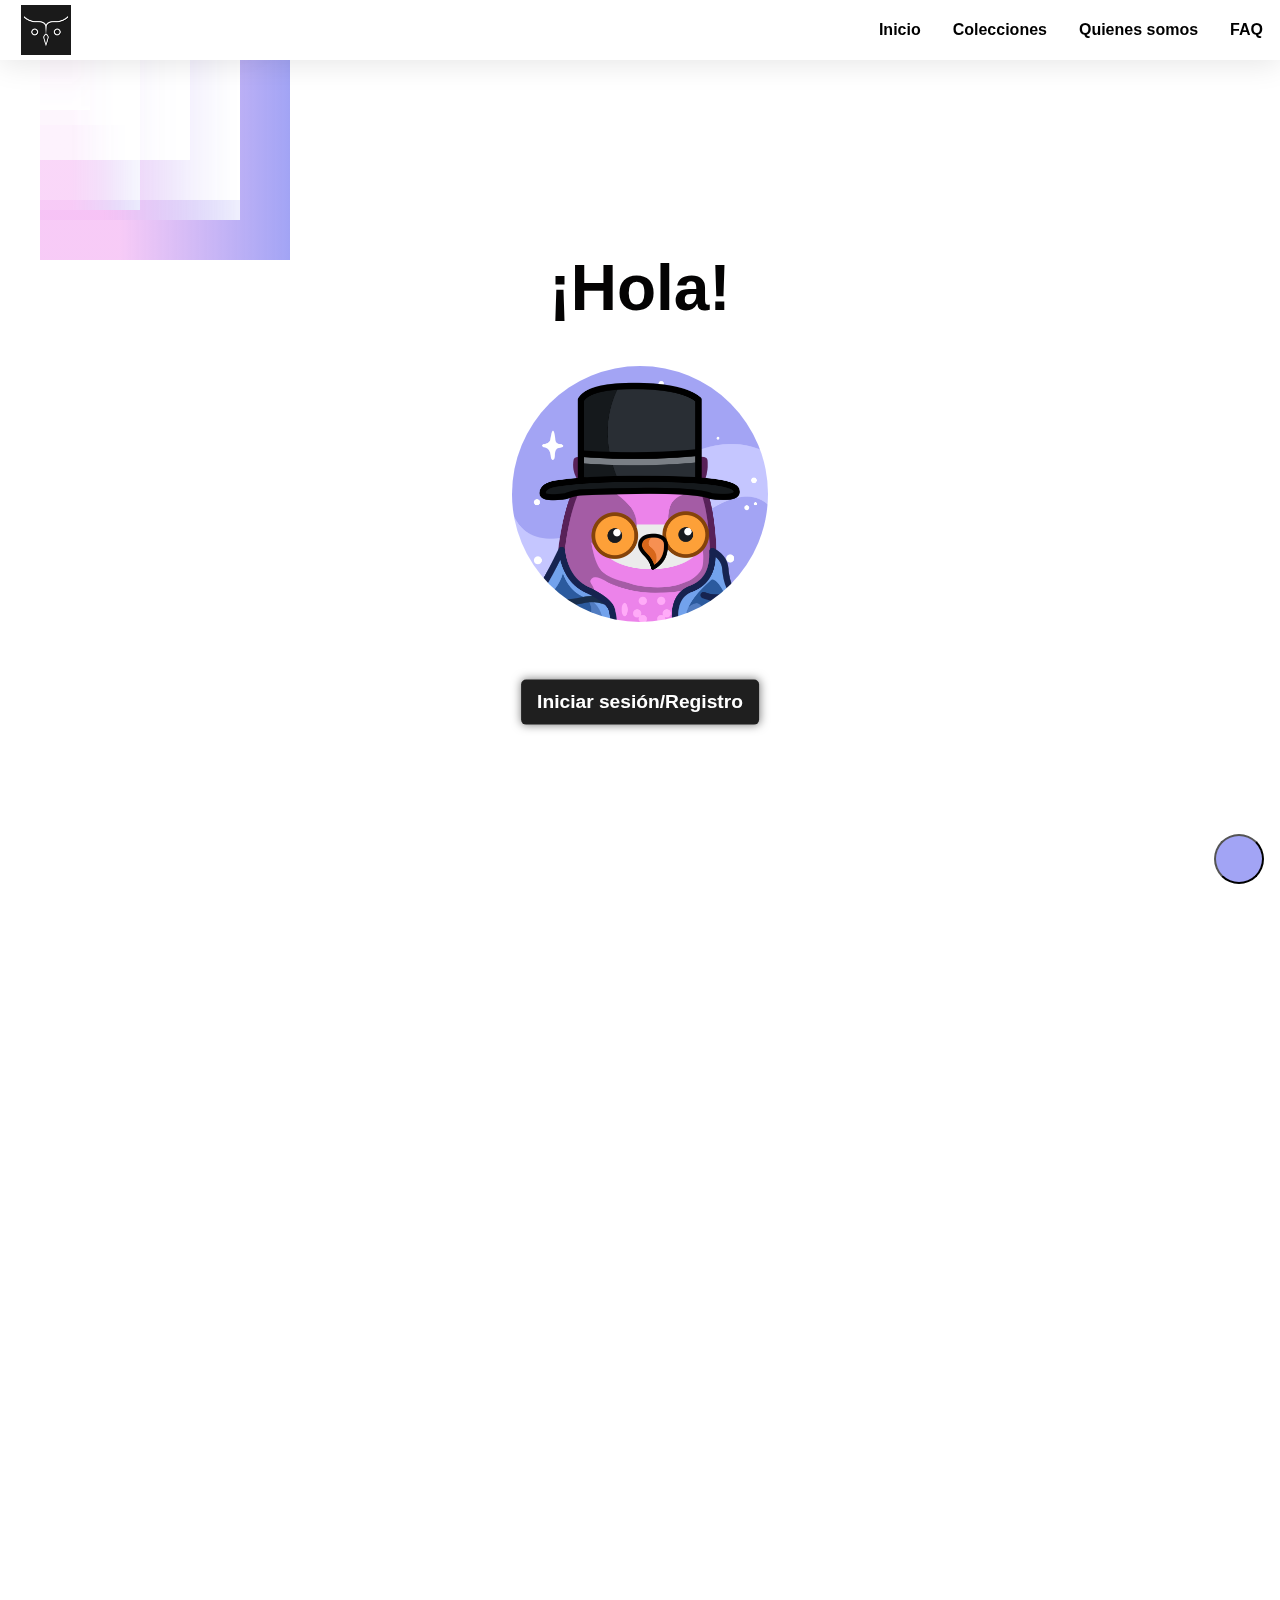
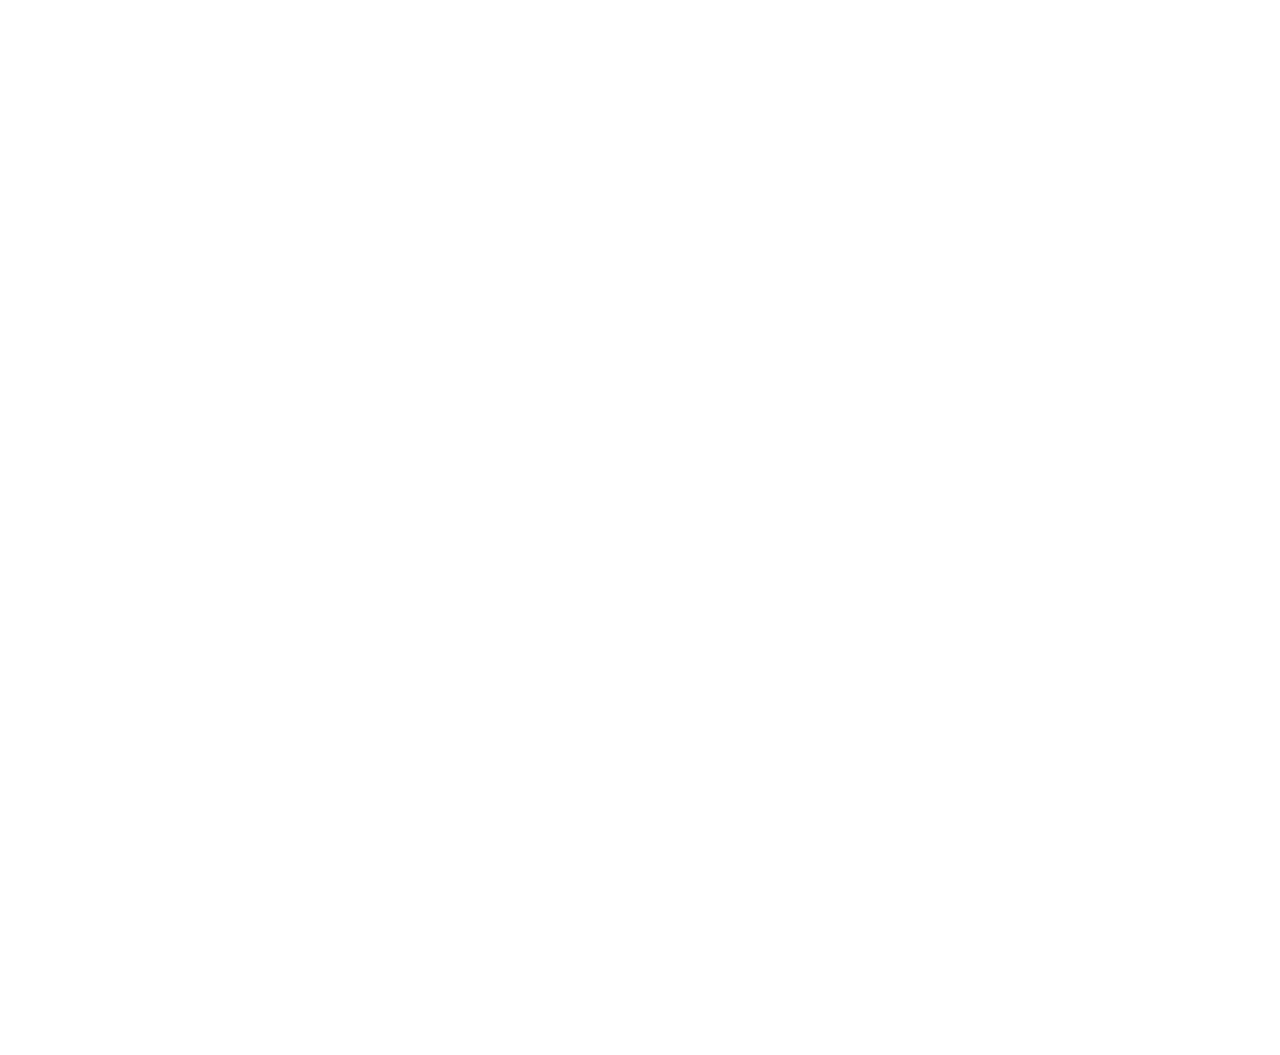
<file: index.html>
<!DOCTYPE html>
<html lang="en">

<head>
    <meta charset="UTF-8">
    <meta http-equiv="X-UA-Compatible" content="IE=edge">
    <meta name="viewport" content="width=device-width, initial-scale=1.0">
    <link rel="stylesheet" href="./assets/styles/index.css">
    <link rel="stylesheet" href="./assets/styles/blobs.css">
    <link rel="icon" type="image/x-icon" href="./assets/imgs/misc/favicon.ico">
    <title>Document</title>
</head>

<body>
    <!-- Navbar -->
    <nav class="navbar">
        <a href="#" class="logo"></a>
        <a href="/" class="activar-boton">
            <span class="barra"></span>
            <span class="barra"></span>
            <span class="barra"></span>
        </a>
        <div class="links-nav">
            <ul>
                <li><a href="#">Inicio</a></li>
                <li><a href="#galeria-container">Colecciones</a></li>
                <li><a href="#about">Quienes somos</a></li>
                <li><a href="#">FAQ</a></li>
            </ul>
        </div>
    </nav>

    <button class="scrollToTopBtn" onclick="topFunction()" id="myBtn" title="Go to top"><i class="fas fa-arrow-up"></i></button>

    <!-- Inicio -->
    <section id="home-container">
        <div class="inner-width">

            <div class="blob">
                <span class="blob1"></span>
                <span class="blob2"></span>
                <span class="blob3"></span>
                <span class="blob4"></span>
                <span class="blob5"></span>
                <span class="blob6"></span>
                <span class="blob7"></span>
                <span class="blob8"></span>
                <span class="blob9"></span>
            </div>
            <div class="content">
                <h1 class="title" id="titulo">¡Hola!</h1>
                <img src="./assets/imgs/nft-art/10.jpeg" alt="" class="home-pic">
                <a href="./assets/common/login.html" class="home-btn">Iniciar sesión/Registro</a>
            </div>
        </div>

    </section>



    <!-- Galeria -->
    <section id="galeria-container">
        <div class="inner-width">
            <h1 class="galeria">Colecciones Destacadas</h1>
            <div class="refresh-btn">
                <button href="" id="refresh-button">
                    <i class="fa-solid fa-arrow-rotate-right"><label for="refresh">Refrescar</label></i>
                </button>
            </div>
            <div class="fotos-galeria">
                <img src="./assets/imgs/nft-art/0.jpeg" alt="" id="gallery0">
                <img src="./assets/imgs/nft-art/1.jpeg" alt="" id="gallery1">
                <img src="./assets/imgs/nft-art/2.jpeg" alt="" id="gallery2">
                <img src="./assets/imgs/nft-art/3.jpeg" alt="" id="gallery3">
                <img src="./assets/imgs/nft-art/4.jpeg" alt="" id="gallery4">
                <img src="./assets/imgs/nft-art/5.jpeg" alt="" id="gallery5">
                <img src="./assets/imgs/nft-art/6.jpeg" alt="" id="gallery6">
                <img src="./assets/imgs/nft-art/7.jpeg" alt="" id="gallery7">
                <img src="./assets/imgs/nft-art/8.jpeg" alt="" id="gallery8">
                <img src="./assets/imgs/nft-art/9.jpeg" alt="" id="gallery9">
            </div>
    </section>

    <!-- About section -->

    <div class="about">
        <div class="Quienes-somos">
            <h1 class="titulo-about" style="text-align: center;">Quienes somos</h1>
        </div>
        <div class="fila">
            <div class="columna">
                <div class="card">
                    <img src="./assets/imgs/misc/lucas-deb.JPG" alt="lucas" width="100%">
                    <div class="container">
                        <h2>Lucas Debarbieri</h2>
                        <p class="titulo">Integrante</p>
                        <p>Ingenieria Informatica</p>
                        <p>lucasdeb@uca.edu.ar</p>
                    </div>
                </div>
            </div>
            <div class="columna">
                <div class="card">
                    <img src="./assets/imgs/misc/tomas-prodan.jpeg" alt="lucas" width="100%">
                    <div class="container">
                        <h2>Tomas Prodan</h2>
                        <p class="titulo">Integrante</p>
                        <p>Ingenieria Informatica</p>
                        <p>tprodan@uca.edu.ar</p>
                    </div>
                </div>
            </div>
            <div class="columna">
                <div class="card">
                    <img src="./assets/imgs/misc/tomas-prodan.jpeg" alt="lucas" width="100%">
                    <div class="container">
                        <h2>Joaco</h2>
                        <p class="titulo">Integrante</p>
                        <p>Ingenieria Informatica</p>
                        <p>lucasdeb@uca.edu.ar</p>
                    </div>
                </div>
            </div>
        </div>
    </div>
    <script src="./assets/scripts/app.js"></script>
</body>

</html>
</file>
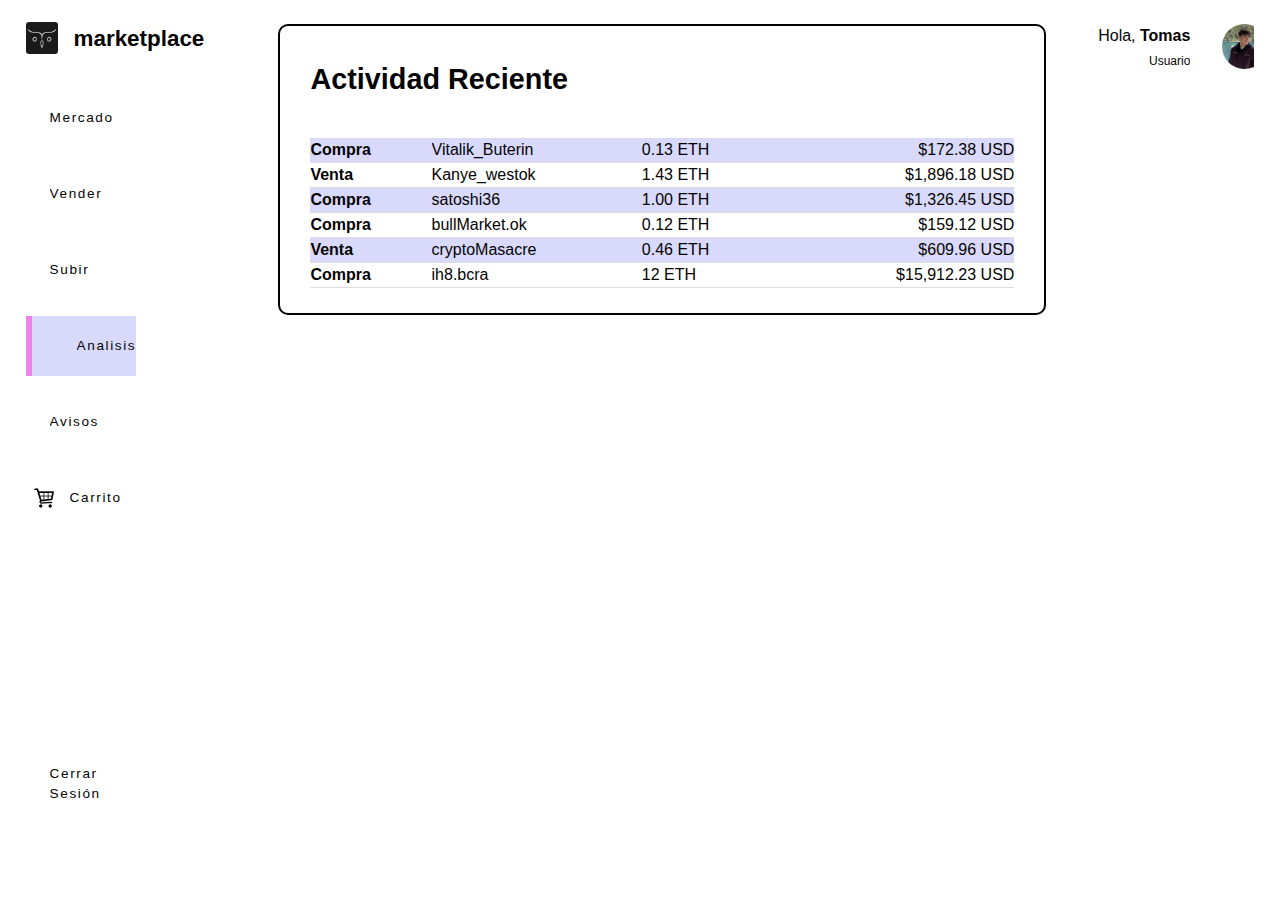
<file: assets/common/analisis.html>
<!DOCTYPE html>
<html lang="en">

<head>
    <meta charset="UTF-8">
    <meta http-equiv="X-UA-Compatible" content="IE=edge">
    <meta name="viewport" content="width=device-width, initial-scale=1.0">
    <link rel="stylesheet" href="../styles/index.css">
    <link rel="icon" type="image/x-icon" href="/assets/imgs/misc/favicon.ico">
    <title>Inicio</title>
</head>

<body>
    <div class="container-usermain">

        <!-- sidebar -->

        <aside>
            <div class="arriba">
                <div class="logo-usermain">
                    <img src="../imgs/misc/logo.jpeg" alt="">
                    <h2>marketplace</h2>
                    <div class="btn-cerrar">
                        <i class="fas fa-xmark"></i>
                    </div>
                </div>
            </div>

            <div class="sidebar">

                <a href="./usermain.html">
                    <i class="fa-solid fa-shop"></i>
                    <h3>Mercado</h3>
                </a>

                <a href="./vender.html">
                    <i class="fa-solid fa-cash-register"></i>
                    <h3>Vender</h3>
                </a>

                <a href="./subir.html">
                    <i class="fa-solid fa-upload"></i>
                    <h3>Subir</h3>
                </a>

                <a href="./analisis.html" class="activo">
                    <i class="fa-solid fa-magnifying-glass-chart"></i>
                    <h3>Analisis</h3>
                </a>

                <a href="#">
                    <i class="fa-solid fa-triangle-exclamation"></i>
                    <h3>Avisos</h3>
                </a>

                <a href="./carrito.html">
                    <img src="../imgs/components/basket-cart-icon-27.png" style="width:20px;height: 20px;">
                    <h3>Carrito</h3>
                </a>

                <a href="../../index.html">
                    <i class="fa-solid fa-right-from-bracket"></i>
                    <h3>Cerrar Sesión</h3>
                </a>

            </div>
        </aside>
        
        <main>
            <div class="actividad-reciente">
                <div class="top-tabla">
                    <h1 style="padding-bottom: 10px;">Actividad Reciente</h3>
                </div>
                <div class="espacio-tabla-actividad">
                    <table class="tabla-actividad">
                        <tbody>
                            <tr class="td-actividad-reciente">
                                <td>Compra</td>
                                <td>Vitalik_Buterin</td>
                                <td>0.13 ETH</td>
                                <td>$172.38 USD</td>
                            </tr>
                            <tr class="td-actividad-reciente">
                                <td>Venta</td>
                                <td>Kanye_westok</td>
                                <td>1.43 ETH</td>
                                <td>$1,896.18 USD</td>
                            </tr>
                            <tr class="td-actividad-reciente">
                                <td>Compra</td>
                                <td>satoshi36</td>
                                <td>1.00 ETH</td>
                                <td>$1,326.45 USD</td>
                            </tr>
                            <tr class="td-actividad-reciente">
                                <td>Compra</td>
                                <td>bullMarket.ok</td>
                                <td>0.12 ETH</td>
                                <td>$159.12 USD</td>
                            </tr>
                            <tr class="td-actividad-reciente">
                                <td>Venta</td>
                                <td>cryptoMasacre</td>
                                <td>0.46 ETH</td>
                                <td>$609.96 USD</td>
                            </tr>
                            <tr class="td-actividad-reciente">
                                <td>Compra</td>
                                <td>ih8.bcra</td>
                                <td>12 ETH</td>
                                <td>$15,912.23 USD</td>
                            </tr>
                        </tbody>
                    </table>
                </div>
            </div>
        </main>

        <!-- panel derecha -->

        <div class="derecha">



            <div class="arriba">
                <button id="btn-menu">
                    <i class="fa-solid fa-bars"></i>
                </button>

                <div class="perfil">
                    <div class="informacion">
                        <p>Hola, <b>Tomas</b></p>
                        <small class="texto">Usuario</small>
                    </div>
                    <div class="foto-perfil">
                        <img src="../imgs/misc/tomas-prodan.jpeg">
                    </div>
                </div>
            </div>
        </div>
</body>

</html>
</file>
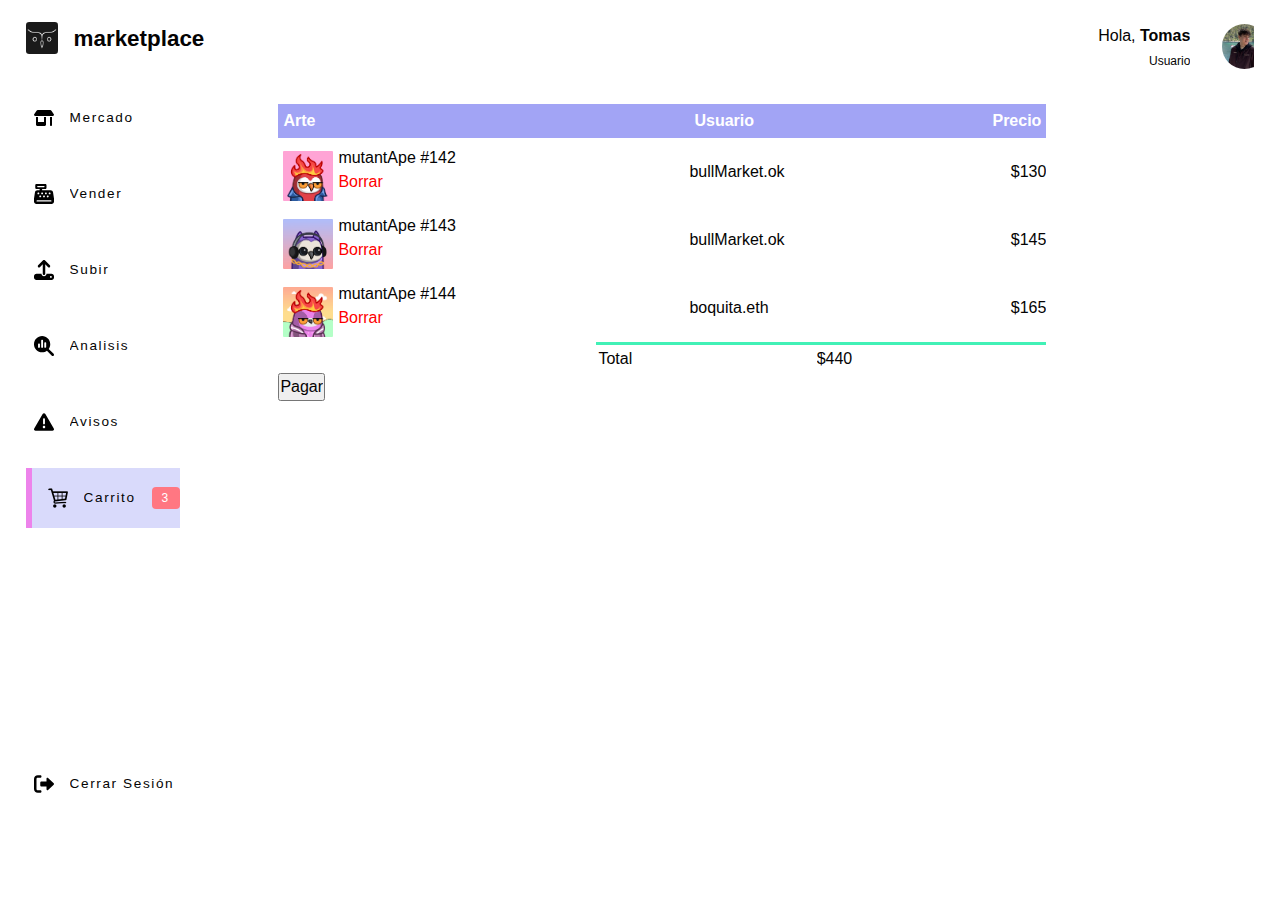
<file: assets/common/carrito.html>
<!DOCTYPE html>
<html lang="en">

<head>
    <meta charset="UTF-8">
    <meta http-equiv="X-UA-Compatible" content="IE=edge">
    <meta name="viewport" content="width=device-width, initial-scale=1.0">
    <link rel="stylesheet" href="../styles/index.css">
    <link rel="icon" type="image/x-icon" href="/assets/imgs/misc/favicon.ico">
    <title>Inicio</title>
</head>

<body>
    <div class="container-usermain">

        <!-- sidebar -->

        <aside>
            <div class="arriba">
                <div class="logo-usermain">
                    <img src="../imgs/misc/logo.jpeg" alt="">
                    <h2>marketplace</h2>
                    <div class="btn-cerrar">
                        <img src="../imgs/icons/xmark.svg" alt="" class="iconos">
                    </div>
                </div>
            </div>

            <div class="sidebar">

                <a href="./usermain.html">
                    <img src="../imgs/icons/shop.svg" alt="" class="iconos" style="width: 20px;">
                    <h3>Mercado</h3>
                </a>

                <a href="./vender.html">
                    <img src="../imgs/icons/cash-register.svg" alt="" class="iconos" style="width: 20px;">
                    <h3>Vender</h3>
                </a>

                <a href="./subir.html">
                    <img src="../imgs/icons/upload.svg" alt="" class="iconos" style="width: 20px;">
                    <h3>Subir</h3>
                </a>

                <a href="./analisis.html">
                    <img src="../imgs/icons/magnifying-glass-chart.svg" alt="" class="iconos" style="width: 20px;">
                    <h3>Analisis</h3>
                </a>

                <a href="#">
                    <img src="../imgs/icons/triangle-exclamation.svg" alt="" class="iconos" style="width: 20px;">
                    <h3>Avisos</h3>
                </a>

                <a href="./carrito.html" class="activo">
                    <img src="../imgs/components/basket-cart-icon-27.png" style="width:20px;height: 20px;">
                    <h3>Carrito</h3>
                    <span class="cant-productos">3</span>
                </a>

                <a href="../../index.html">
                    <img src="../imgs/icons/right-from-bracket.svg" alt="" class="iconos" style="width: 20px;">
                    <h3>Cerrar Sesión</h3>
                </a>

            </div>
        </aside>

        <!-- pantalla principal -->

        <main>
            <div class="pagina-carrito">
                <table class="tabla-carrito">
                    <tr class="fila-carrito">
                        <th class="barra-headers">Arte</th>
                        <th class="barra-headers">Usuario</th>
                        <th class="barra-headers">Precio</th>
                    </tr>
                    <tr class="fila-carrito">
                        <td style="padding-top: 8px;">
                            <div class="producto-carrito">
                                <img class="img-carrito" src="../imgs/nft-art/0.jpeg" alt="" style="width: 50px;height: 50px;">
                                <div>
                                    <p>mutantApe #142</p>
                                    <a href="#" style="color: red;">Borrar</a>
                                </div>
                            </div>
                        </td>
                        <td>bullMarket.ok</td>
                        <td>$130</td>
                    </tr>
                    <tr class="fila-carrito">
                        <td style="padding-top: 8px;">
                            <div class="producto-carrito">
                                <img class="img-carrito" src="../imgs/nft-art/1.jpeg" alt="" style="width: 50px;height: 50px;">
                                <div>
                                    <p>mutantApe #143</p>
                                    <a href="#" style="color: red;">Borrar</a>
                                </div>
                            </div>
                        </td>
                        <td>bullMarket.ok</td>
                        <td>$145</td>
                    </tr>
                    <tr class="fila-carrito">
                        <td style="padding-top: 8px;">
                            <div class="producto-carrito">
                                <img class="img-carrito" src="../imgs/nft-art/2.jpeg" alt="" style="width: 50px;height: 50px;">
                                <div>
                                    <p>mutantApe #144</p>
                                    <a href="#" style="color: red;">Borrar</a>
                                </div>
                            </div>
                        </td>
                        <td>boquita.eth</td>
                        <td>$165</td>
                    </tr>
                </table>
                <div class="precio-total">
                    <table>
                        <tr>
                            <td>Total</td>
                            <td>$440</td>
                        </tr>
                    </table>
                </div>
                <a href="./payment.html"><button class="btn-pagar" id="pagar">Pagar</button></a>
            </div>

        </main>

        <!-- panel derecha -->

        <div class="derecha">



            <div class="arriba">
                <button id="btn-menu">
                    <img src="../imgs/icons/bars.svg" alt="" class="iconos">
                </button>

                <div class="perfil">
                    <div class="informacion">
                        <p>Hola, <b>Tomas</b></p>
                        <small class="texto">Usuario</small>
                    </div>
                    <div class="foto-perfil">
                        <img src="../imgs/misc/tomas-prodan.jpeg">
                    </div>
                </div>
            </div>
        </div>
</body>

</html>
</file>
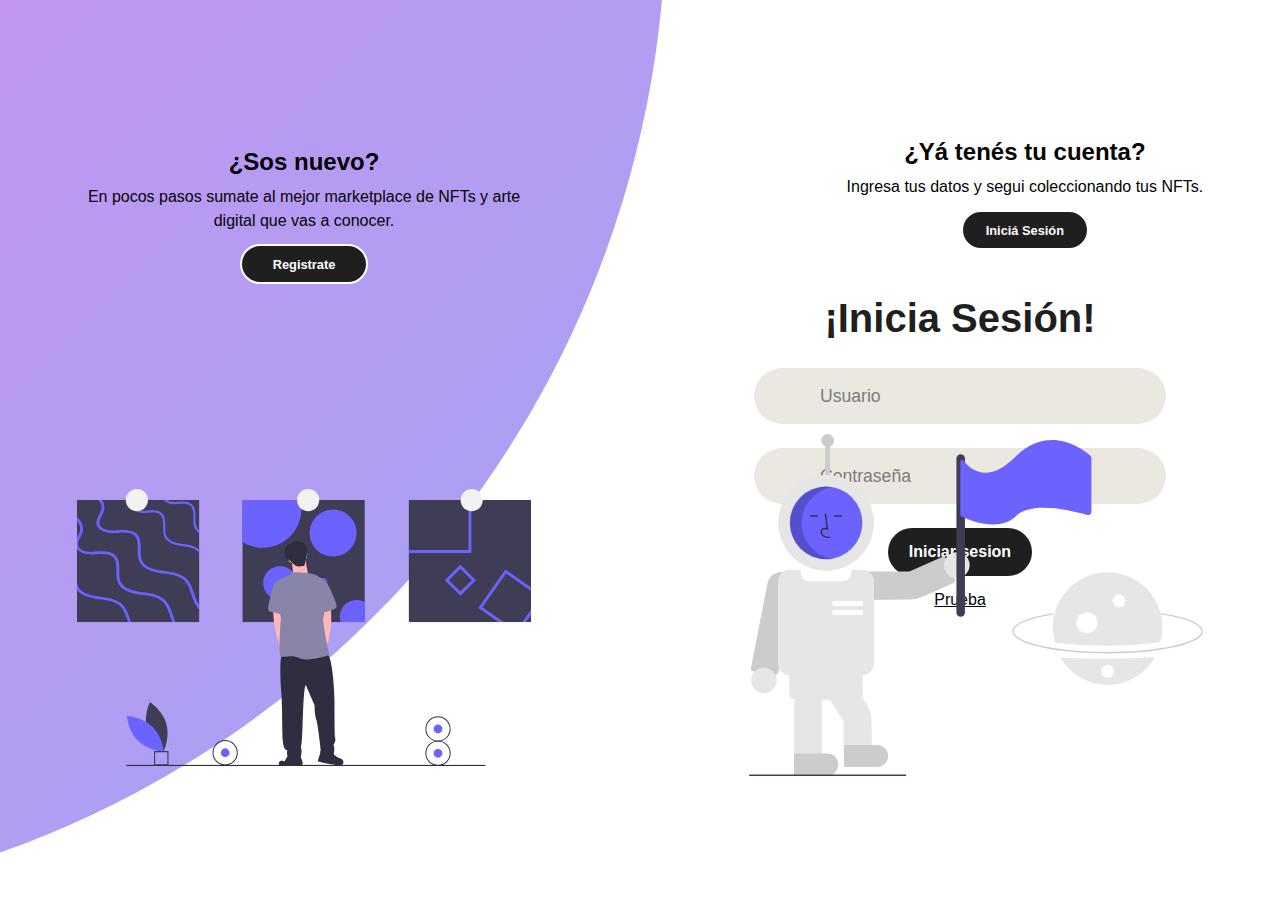
<file: assets/common/login.html>
<!DOCTYPE html>
<html lang="en">

<head>
    <meta charset="UTF-8">
    <meta http-equiv="X-UA-Compatible" content="IE=edge">
    <meta name="viewport" content="width=device-width, initial-scale=1.0">
    <link rel="stylesheet" href="../styles/index.css">
    <link rel="icon" type="image/x-icon" href="/assets/imgs/misc/favicon.ico">
    <title>Log in</title>
</head>

<body>
    <div id="login-container">
        <div class="container-formulario">
            <div class="login-registro">
                <form action="" class="login-formulario" onsubmit="return verificacionIniciar()">
                    <h2 class="titulo-login">¡Inicia Sesión!</h2>
                    <div class="campo-ingreso">
                        <i class="fas fa-user"></i>
                        <input type="text" placeholder="Usuario" id="usuario">
                    </div>
                    <div class="campo-ingreso">
                        <i class="fas fa-lock"></i>
                        <input type="password" placeholder="Contraseña" id="contrasena">
                    </div>
                    <!-- <div class="requerimientos">Tu contraseña debe contener por lo menos 6 caracteres y minimo un caracter mayuscula, un caracter minuscula y un numero.</div> -->
                    <input type="submit" name="" class="btn solid" value="Iniciar sesion">
                    <a href="../common/usermain.html">Prueba</a>
                </form>

                <form action="" class="registro-formulario" name="registro" onsubmit="return verificacionRegistro()">
                    <h2 class="titulo-login">¡Registrate!</h2>
                    <div class="campo-ingreso">
                        <i class="fas fa-user"></i>
                        <input type="text" placeholder="Usuario" id="usuario">
                    </div>
                    <div class="campo-ingreso">
                        <i class="fas fa-envelope"></i>
                        <input type="email" placeholder="E-mail" id="email">
                    </div>
                    <div class="campo-ingreso">
                        <i class="fas fa-lock"></i>
                        <!-- <input type="password" placeholder="Contraseña" pattern="(?=.*\d)(?=.*[a-z])(?=.*[A-Z]).{6,}"> -->
                        <input type="password" placeholder="Contraseña" id="contrasena">
                    </div>
                    <input type="submit" name="" class="btn" value="Registrarse">
                </form>
            </div>
        </div>

        <div class="container-paneles">
            <div class="panel panel-izq">
                <div class="contenido">
                    <h3>¿Sos nuevo?</h3>
                    <p>En pocos pasos sumate al mejor marketplace de NFTs y arte digital que vas a conocer.</p>
                    <button class="btn transparente" id="registro-btn">Registrate</button>
                </div>
                <img src="../imgs/components/art-gallery.svg" class="imagen-login" alt="">
            </div>

            <div class="panel panel-der">
                <div class="contenido">
                    <h3>¿Yá tenés tu cuenta?</h3>
                    <p>Ingresa tus datos y segui coleccionando tus NFTs.</p>
                    <button class="btn transparente" id="login-btn">Iniciá Sesión</button>
                </div>
                <img src="../imgs/components/astronaut.svg" class="imagen-login" alt="">
            </div>
        </div>
    </div>
    <script src="../scripts/login.js"></script>
</body>

</html>
</file>
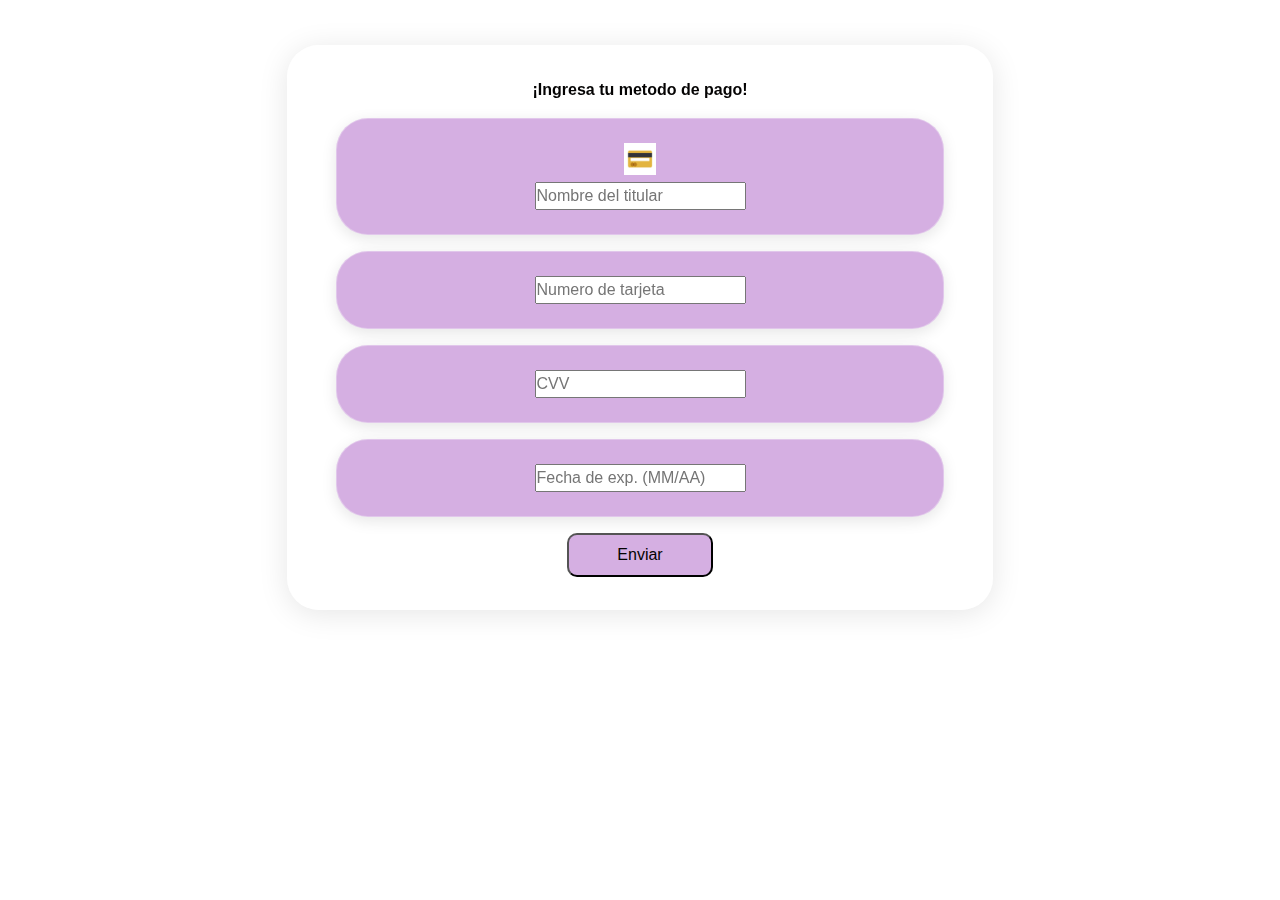
<file: assets/common/payment.html>
<!DOCTYPE html>
<html lang="en">

<head>
    <meta charset="UTF-8">
    <meta http-equiv="X-UA-Compatible" content="IE=edge">
    <meta name="viewport" content="width=device-width, initial-scale=1.0">
    <link rel="stylesheet" href="../styles/index.css">
    <script src="../scripts/payment.js"></script>
    <title>payment</title>
</head>

<div class="payment-receive">

    <form action="" class="registro-formulario" name="registro" onsubmit="return verificacionTarjeta()">
        <h2 class="titulo-login">¡Ingresa tu metodo de pago!</h2>


        <div class="campo-ingreso">
            <img src="../imgs/misc/card-icon.jpg" alt="" style="width: 2rem;">
            <br>
            <input type="text" placeholder="Nombre del titular" id="nombre">
        </div>

        <div class="campo-ingreso">
            <input type="text" placeholder="Numero de tarjeta" id="card-id">
        </div>

        <div class="campo-ingreso">
            <input type="code" placeholder="CVV" id="codigoseguridad">
        </div>

        <div class="campo-ingreso">
            <input type="fechavenc" placeholder="Fecha de exp. (MM/AA)" id="fecha">
        </div>
        <a href="./usermain.html">  
            <input type="submit" name="" class="btn" value="Enviar">
           </a>
    </form>
</div>
</file>
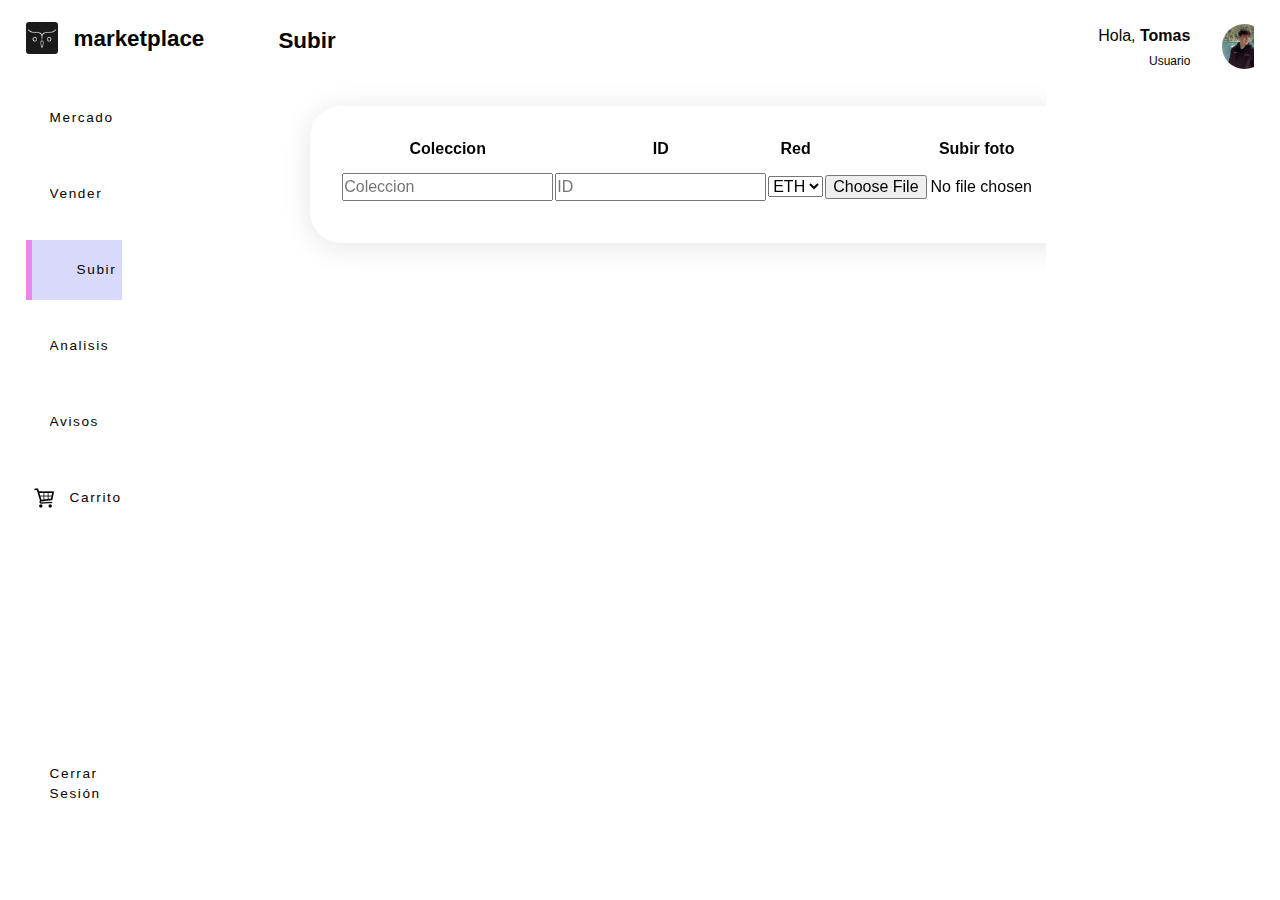
<file: assets/common/subir.html>
<!DOCTYPE html>
<html lang="en">

<head>
    <meta charset="UTF-8">
    <meta http-equiv="X-UA-Compatible" content="IE=edge">
    <meta name="viewport" content="width=device-width, initial-scale=1.0">
    <link rel="stylesheet" href="../styles/index.css">
    <link rel="icon" type="image/x-icon" href="/assets/imgs/misc/favicon.ico">
    <title>Inicio</title>
</head>

<body>
    <div class="container-usermain">

        <!-- sidebar -->

        <aside>
            <div class="arriba">
                <div class="logo-usermain">
                    <img src="../imgs/misc/logo.jpeg" alt="">
                    <h2>marketplace</h2>
                    <div class="btn-cerrar">
                        <i class="fas fa-xmark"></i>
                    </div>
                </div>
            </div>

            <div class="sidebar">

                <a href="./usermain.html">
                    <i class="fa-solid fa-shop"></i>
                    <h3>Mercado</h3>
                </a>

                <a href="./vender.html">
                    <i class="fa-solid fa-cash-register"></i>
                    <h3>Vender</h3>
                </a>

                <a href="./subir.html" class="activo">
                    <i class="fa-solid fa-upload"></i>
                    <h3>Subir</h3>
                </a>

                <a href="./analisis.html">
                    <i class="fa-solid fa-magnifying-glass-chart"></i>
                    <h3>Analisis</h3>
                </a>

                <a href="#">
                    <i class="fa-solid fa-triangle-exclamation"></i>
                    <h3>Avisos</h3>
                </a>

                <a href="./carrito.html">
                    <img src="../imgs/components/basket-cart-icon-27.png" style="width:20px;height: 20px;">
                    <h3>Carrito</h3>
                </a>

                <a href="../../index.html">
                    <i class="fa-solid fa-right-from-bracket"></i>
                    <h3>Cerrar Sesión</h3>
                </a>

            </div>
        </aside>

        <!-- pantalla principal -->

        <main>
            <h2>Subir</h2>
            <div class="top-colecciones">
                <table>
                    <thead>
                        <tr>
                            <th>Coleccion</th>
                            <th>ID</th>
                            <th>Red</th>
                            <th>Subir foto</th>
                        </tr>
                    </thead>
                    <tbody>

                        <tr>
                            <!-- <td>MutantApeYachtClub</td> -->
                            <td><input type="text" placeholder="Coleccion"></td>
                            <td><input type="text" placeholder="ID"></td>
                            <td><select name="redes" id="slct-redes">
                                <option value="ETH">ETH</option>
                                <option value="SOL">SOL</option>
                            </select></td>
                            <!-- <td><a href="#">Ver</a></td> -->
                            <td><input type="file"></td>
                        </tr>

                    </tbody>
                </table>
            </div>

        </main>

        <!-- panel derecha -->

        <div class="derecha">



            <div class="arriba">
                <button id="btn-menu">
                    <i class="fa-solid fa-bars"></i>
                </button>

                <div class="perfil">
                    <div class="informacion">
                        <p>Hola, <b>Tomas</b></p>
                        <small class="texto">Usuario</small>
                    </div>
                    <div class="foto-perfil">
                        <img src="../imgs/misc/tomas-prodan.jpeg">
                    </div>
                </div>
            </div>

            <!-- 
            <div class="vendedores">
                <h2>Vendedores Destacados</h2>
                <div class="vendedores-destacados">

                    <div class="vendedor-dest">
                        <div class="foto-perfil">
                            <img src="../imgs/perfiles/perfil2.jpeg">
                        </div>
                        <div class="msj">
                            <a href="/">
                                <p>Elon Musk</p>
                            </a>
                            <small>73 ventas</small>
                        </div>
                    </div>

                    <div class="vendedor-dest">
                        <div class="foto-perfil">
                            <img src="../imgs/perfiles/perfil3.jpeg">
                        </div>
                        <div class="msj">

                            <a href="/">
                                <p>Marcos Galperin</p>
                            </a>
                            <small>49 ventas</small>
                        </div>
                    </div>

                    <div class="vendedor-dest">
                        <div class="foto-perfil">
                            <img src="../imgs/perfiles/perfil4.jpeg">
                        </div>
                        <div class="msj">
                            <a href="/">
                                <p>Harold Stock</p>
                            </a>
                            <small>32 ventas</small>
                        </div>
                    </div>
                </div>
            </div>

        </div> -->

        </div>
</body>

</html>
</file>
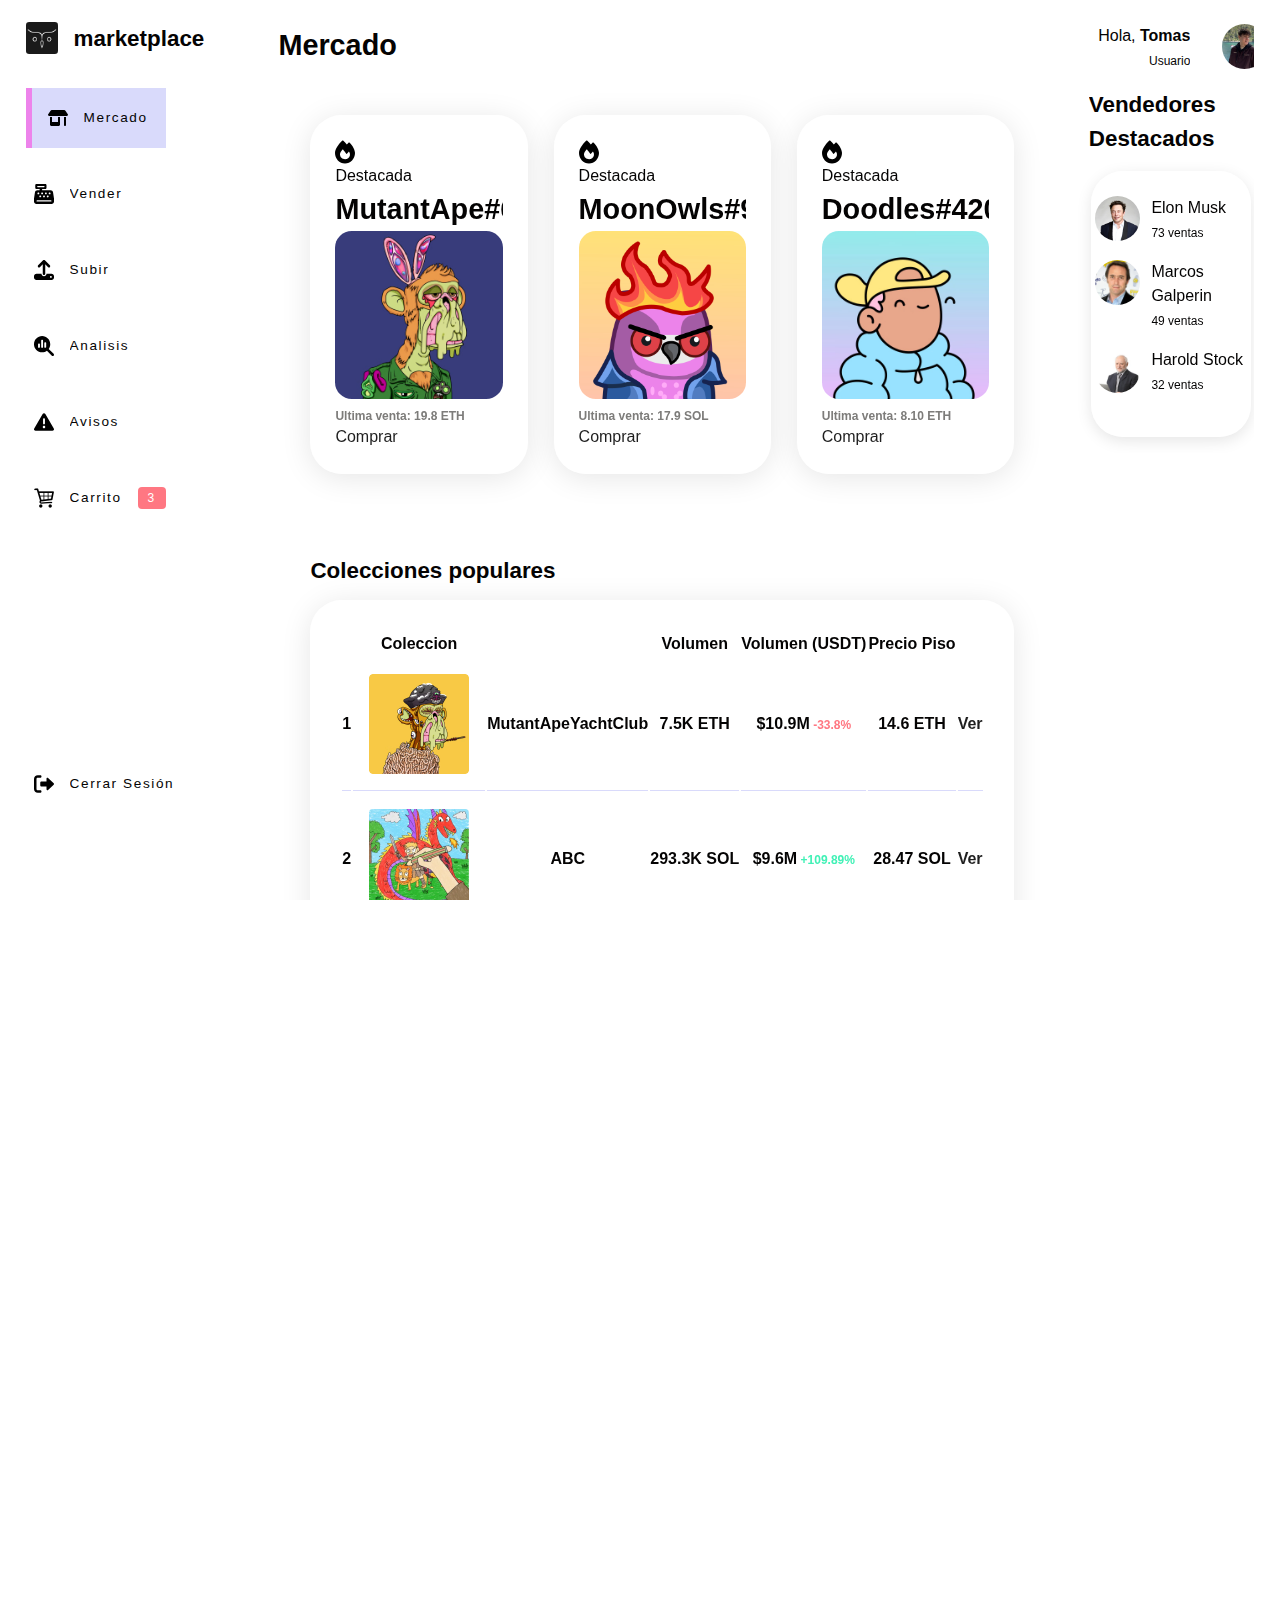
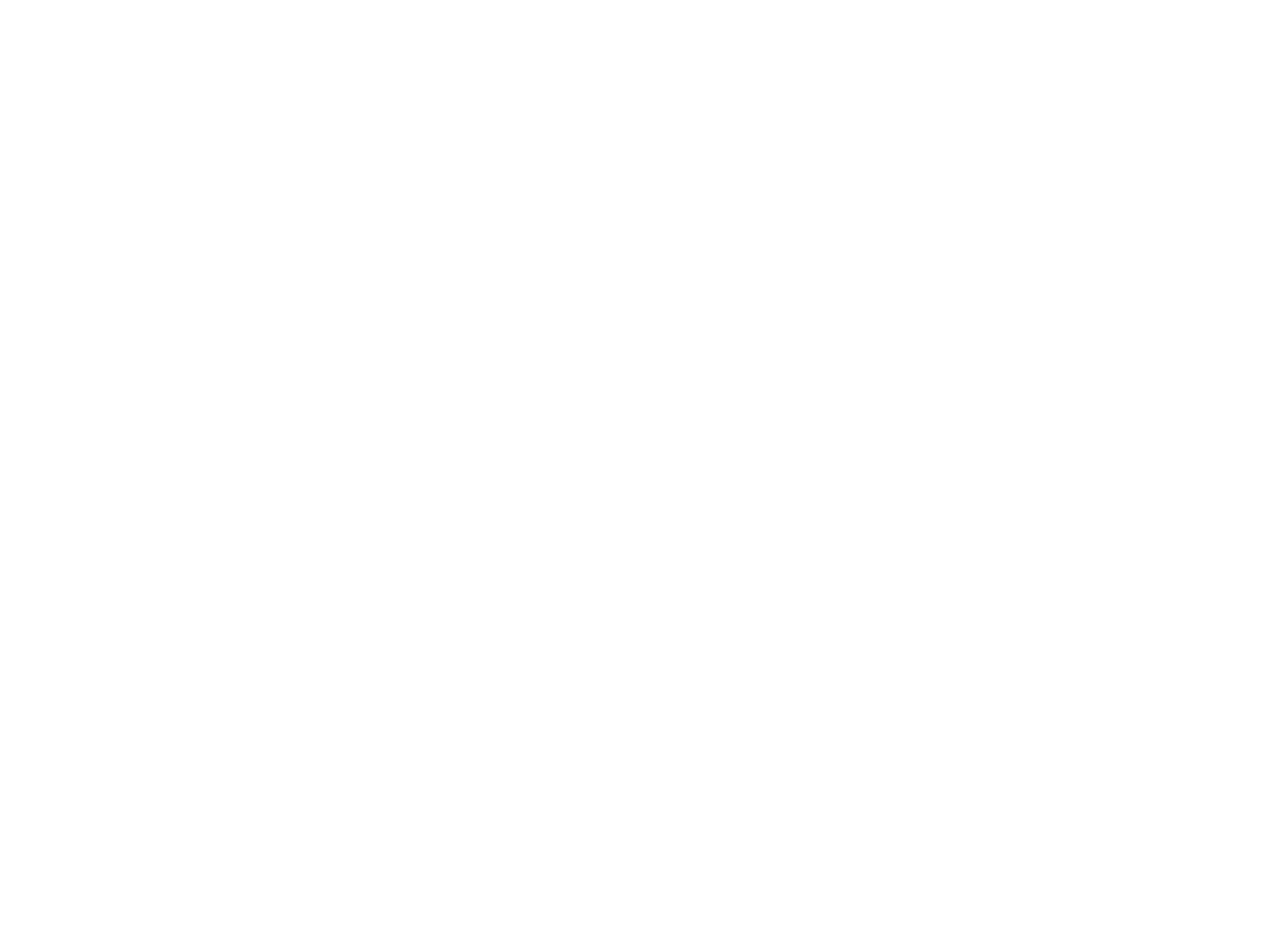
<file: assets/common/usermain.html>
<!DOCTYPE html>
<html lang="en">

<head>
    <meta charset="UTF-8">
    <meta http-equiv="X-UA-Compatible" content="IE=edge">
    <meta name="viewport" content="width=device-width, initial-scale=1.0">
    <link rel="stylesheet" href="../styles/index.css">
    <link rel="icon" type="image/x-icon" href="/assets/imgs/misc/favicon.ico">
    <title>Inicio</title>
</head>

<body>
    <div class="container-usermain">

        <!-- sidebar -->

        <aside>
            <div class="arriba">
                <div class="logo-usermain">
                    <img src="../imgs/misc/logo.jpeg" alt="">
                    <h2>marketplace</h2>
                    <div class="btn-cerrar">
                        <img src="../imgs/icons/xmark.svg" alt="" class="iconos">
                    </div>
                </div>
            </div>

            <div class="sidebar">

                <a href="./usermain.html" class="activo">
                    <img src="../imgs/icons/shop.svg" alt="" class="iconos" style="width: 20px;">
                    <h3>Mercado</h3>
                </a>

                <a href="./vender.html">
                    <img src="../imgs/icons/cash-register.svg" alt="" class="iconos" style="width: 20px;">
                    <h3>Vender</h3>
                </a>

                <a href="./subir.html">
                    <img src="../imgs/icons/upload.svg" alt="" class="iconos" style="width: 20px;">
                    <h3>Subir</h3>
                </a>

                <a href="./analisis.html">
                    <img src="../imgs/icons/magnifying-glass-chart.svg" alt="" class="iconos" style="width: 20px;">
                    <h3>Analisis</h3>
                </a>

                <a href="#">
                    <img src="../imgs/icons/triangle-exclamation.svg" alt="" class="iconos" style="width: 20px;">
                    <h3>Avisos</h3>
                </a>

                <a href="./carrito.html">
                    <img src="../imgs/components/basket-cart-icon-27.png" style="width:20px;height: 20px;">
                    <h3>Carrito</h3>
                    <span class="cant-productos">3</span>
                </a>

                <a href="../../index.html">
                    <img src="../imgs/icons/right-from-bracket.svg" alt="" class="iconos" style="width: 20px;">
                    <h3>Cerrar Sesión</h3>
                </a>

            </div>
        </aside>

        <!-- pantalla principal -->

        <main>
            <h1>Mercado</h1>

            <!-- destacada 1 -->
            <div class="informacion">
                <div class="colecciones-destacada-1">
                    <img src="../imgs/icons/fire.svg" alt="" class="iconos" style="width: 20px;"><label for="">Destacada</label>
                    <div class="medio">
                        <div class="izquierda">
                            <h1>MutantApe#6824</h1>
                        </div>
                        <img src="../imgs/nft-art/38.jpeg" alt="">
                        <h3>Ultima venta: 19.8 ETH</h3>
                    </div>
                    <a href="../common/payment.html">Comprar</a>
                </div>


                <!-- destacada 2 -->
                <div class="colecciones-destacada-2">
                    <img src="../imgs/icons/fire.svg" alt="" class="iconos" style="width: 20px;"><label for="">Destacada</label>
                    <div class="medio">
                        <div class="izquierda">
                            <h1>MoonOwls#938</h1>
                        </div>
                        <img src="../imgs/nft-art/3.jpeg" alt="">
                        <h3>Ultima venta: 17.9 SOL</h3>
                    </div>
                    <a href="../common/payment.html">Comprar</a>
                </div>


                <!-- destacada 3 -->
                <div class="colecciones-destacada-3">
                    <img src="../imgs/icons/fire.svg" alt="" class="iconos" style="width: 20px;"><label for="">Destacada</label>
                    <div class="medio">
                        <div class="izquierda">
                            <h1>Doodles#420</h1>
                        </div>
                        <img src="../imgs/nft-art/32.jpeg" alt="">
                        <h3>Ultima venta: 8.10 ETH</h3>
                    </div>
                    <a href="../common/payment.html">Comprar</a>
                </div>
            </div>

            <!-- Top collections -->
            <div class="top-colecciones">
                <h2>Colecciones populares</h2>
                <table>
                    <thead>
                        <tr>
                            <th></th>
                            <th>Coleccion</th>
                            <th></th>
                            <th>Volumen</th>
                            <th>Volumen (USDT)</th>
                            <th>Precio Piso</th>
                            <th></th>
                        </tr>
                    </thead>
                    <tbody>

                        <tr>
                            <td><span class="top1">1</span></td>
                            <td><img src="../imgs/nft-art/35.jpeg"></td>
                            <td>MutantApeYachtClub</td>
                            <td>7.5K ETH</td>
                            <td>$10.9M<small class="abajo"> -33.8%</small></td>
                            <td>14.6 ETH</td>
                            <td><a href="../../assets/common/art/00.html">Ver</a></td>
                        </tr>

                        <tr>
                            <td><span class="top2">2</span></td>
                            <td><img src="../imgs/nft-art/43.jpeg"></td>
                            <td>ABC</td>
                            <td>293.3K SOL</td>
                            <td>$9.6M<small class="arriba"> +109.89%</small></td>
                            <td>28.47 SOL</td>
                            <td><a href="#">Ver</a></td>
                        </tr>

                        <tr>
                            <td><span class="top3">3</span></td>
                            <td><img src="../imgs/nft-art/42.jpeg"></td>
                            <td>RENGA</td>
                            <td>4.4K ETH</td>
                            <td>$5.7M<small class="arriba"> +192%</small></td>
                            <td>2.50 ETH</td>
                            <td><a href="#">Ver</a></td>
                        </tr>

                        <tr>
                            <td><span>4</span></td>
                            <td><img src="../imgs/nft-art/41.jpeg"></td>
                            <td>DeGods</td>
                            <td>147.6K SOL</td>
                            <td>$4.81M<small class="abajo"> -44.99%</small></td>
                            <td>339 SOL</td>
                            <td><a href="#">Ver</a></td>
                        </tr>

                        <tr>
                            <td><span>5</span></td>
                            <td><img src="../imgs/nft-art/32.jpeg"></td>
                            <td>Doodles</td>
                            <td>2.3K ETH</td>
                            <td>$3.71M<small class="abajo"> -23.70%</small></td>
                            <td>8.10 ETH</td>
                            <td><a href="#">Ver</a></td>
                        </tr>

                    </tbody>
                </table>
                <!-- <a href="#">Mostrar Mas</a> -->

            </div>


            <h2>Usuarios verificados</h2>
            <div class="perfiles-verificados">

                <div class="perfil-verificado">
                    <h1>satoshi36</h1>
                    <img src="../imgs/perfiles/perfil5.jpeg" alt="">
                    <h3>Usuario desde: 03/22</h3>
                    <h3>Transaccionado: 37.3K USDT</h3>
                    <a href="./perfiles/perfil1.html" class="visitar-perfil"><button class="ver-perfil">Visitar</button></a>
                </div>

                <div class="perfil-verificado">
                    <h1>bullMarket.ok</h1>
                    <img src="../imgs/perfiles/perfil6.jpeg" alt="">
                    <h3>Usuario desde: 02/22</h3>
                    <h3>Transaccionado: 23.4K USDT</h3>
                    <a href="#" class="visitar-perfil"><button class="ver-perfil">Visitar</button></a>
                </div>

                <div class="perfil-verificado">
                    <h1>boquita.eth</h1>
                    <img src="../imgs/perfiles/perfil7.jpeg">
                    <h3>Usuario desde: 09/21</h3>
                    <h3>Transaccionado: 73.2K USDT</h3>
                    <a href="#" class="visitar-perfil"><button class="ver-perfil">Visitar</button></a>
                </div>

                <div class="perfil-verificado">
                    <h1>ih8.bcra</h1>
                    <img src="../imgs/perfiles/perfil8.jpeg">
                    <h3>Usuario desde: 02/22</h3>
                    <h3>Transaccionado: 13.1K USDT</h3>
                    <a href="#" class="visitar-perfil"><button class="ver-perfil">Visitar</button></a>
                </div>

                <div class="perfil-verificado">
                    <h1>cryptoMasacre</h1>
                    <img src="../imgs/perfiles/perfil9.jpeg">
                    <h3>Usuario desde: 02/22</h3>
                    <h3>Transaccionado: 11.0K USDT</h3>
                    <a href="#" class="visitar-perfil"><button class="ver-perfil">Visitar</button></a>
                </div>

                <div class="perfil-verificado">
                    <h1>scalonetaHodl</h1>
                    <img src="../imgs/perfiles/perfil10.jpeg">
                    <h3>Usuario desde: 02/22</h3>
                    <h3>Transaccionado: 9.12K USDT</h3>
                    <a href="#" class="visitar-perfil"><button class="ver-perfil">Visitar</button></a>
                </div>

                <div class="perfil-verificado">
                    <h1>mrPrecios</h1>
                    <img src="../imgs/perfiles/perfil11.jpeg">
                    <h3>Usuario desde: 02/22</h3>
                    <h3>Transaccionado: 9.12K USDT</h3>
                    <a href="#" class="visitar-perfil"><button class="ver-perfil">Visitar</button></a>
                </div>

                <div class="perfil-verificado">
                    <h1>doge2theMoon</h1>
                    <img src="../imgs/perfiles/perfil12.jpeg">
                    <h3>Usuario desde: 02/22</h3>
                    <h3>Transaccionado: 9.12K USDT</h3>
                    <a href="#" class="visitar-perfil"><button class="ver-perfil">Visitar</button></a>
                </div>

                <div class="perfil-verificado">
                    <h1>kanyeLover911</h1>
                    <img src="../imgs/perfiles/perfil13.jpeg">
                    <h3>Usuario desde: 02/22</h3>
                    <h3>Transaccionado: 9.12K USDT</h3>
                    <a href="#" class="visitar-perfil"><button class="ver-perfil">Visitar</button></a>
                </div>


        </main>



        <!-- panel derecha -->

        <div class="derecha">

            <!-- arriba -->

            <div class="arriba">
                <button id="btn-menu">
                    <img src="../imgs/icons/bars.svg" alt="" class="iconos">
                </button>

                <div class="perfil">
                    <div class="informacion">
                        <p>Hola, <b>Tomas</b></p>
                        <small class="texto">Usuario</small>
                    </div>
                    <div class="foto-perfil">
                        <img src="../imgs/misc/tomas-prodan.jpeg">
                    </div>
                </div>
            </div>

            <!-- Mejores vendedores  -->
            <div class="vendedores">
                <h2>Vendedores Destacados</h2>
                <div class="vendedores-destacados">

                    <div class="vendedor-dest">
                        <div class="foto-perfil">
                            <img src="../imgs/perfiles/perfil2.jpeg">
                        </div>
                        <div class="msj">
                            <a href="/">
                                <p>Elon Musk</p>
                            </a>
                            <small>73 ventas</small>
                        </div>
                    </div>

                    <div class="vendedor-dest">
                        <div class="foto-perfil">
                            <img src="../imgs/perfiles/perfil3.jpeg">
                        </div>
                        <div class="msj">

                            <a href="/">
                                <p>Marcos Galperin</p>
                            </a>
                            <small>49 ventas</small>
                        </div>
                    </div>

                    <div class="vendedor-dest">
                        <div class="foto-perfil">
                            <img src="../imgs/perfiles/perfil4.jpeg">
                        </div>
                        <div class="msj">
                            <!-- <p>Harold Stock</p> -->
                            <a href="/">
                                <p>Harold Stock</p>
                            </a>
                            <small>32 ventas</small>
                        </div>
                    </div>
                </div>
            </div>

            <!--  -->


        </div>

    </div>
</body>

</html>
</file>
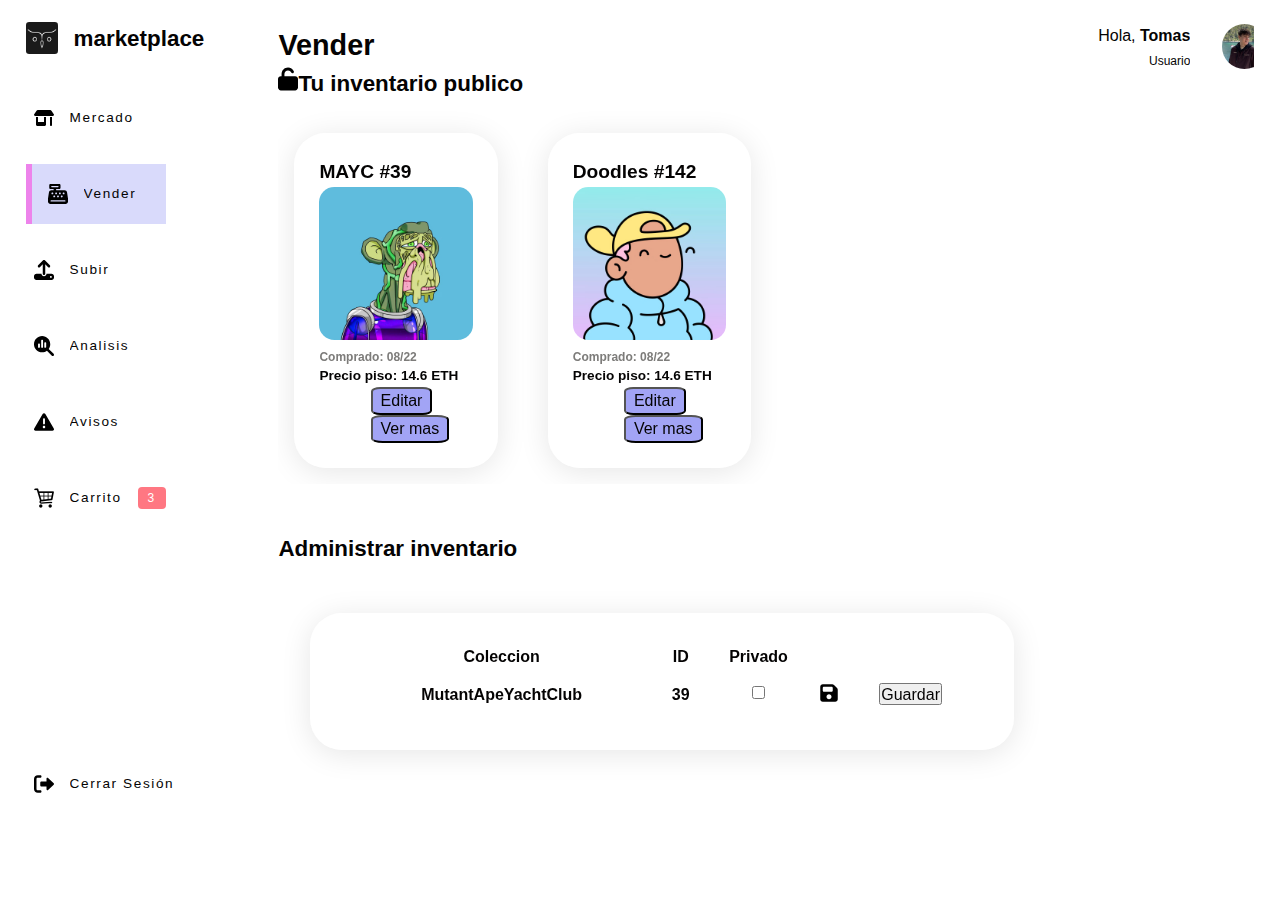
<file: assets/common/vender.html>
<!DOCTYPE html>
<html lang="en">

<head>
    <meta charset="UTF-8">
    <meta http-equiv="X-UA-Compatible" content="IE=edge">
    <meta name="viewport" content="width=device-width, initial-scale=1.0">
    <link rel="stylesheet" href="../styles/index.css">
    <link rel="icon" type="image/x-icon" href="/assets/imgs/misc/favicon.ico">
    <script src="../scripts/app.js"></script>
    <title>Inicio</title>
</head>

<body>
    <div class="container-usermain">

        <!-- sidebar -->

        <aside>
            <div class="arriba">
                <div class="logo-usermain">
                    <img src="../imgs/misc/logo.jpeg" alt="">
                    <h2>marketplace</h2>
                    <div class="btn-cerrar">
                        <img src="../imgs/icons/xmark.svg" alt="" class="iconos">
                    </div>
                </div>
            </div>

            <div class="sidebar">

                <a href="./usermain.html">
                    <img src="../imgs/icons/shop.svg" alt="" class="iconos" style="width: 20px;">
                    <h3>Mercado</h3>
                </a>

                <a href="./vender.html" class="activo">
                    <img src="../imgs/icons/cash-register.svg" alt="" class="iconos" style="width: 20px;">
                    <h3>Vender</h3>
                </a>

                <a href="./subir.html">
                    <img src="../imgs/icons/upload.svg" alt="" class="iconos" style="width: 20px;">
                    <h3>Subir</h3>
                </a>

                <a href="./analisis.html">
                    <img src="../imgs/icons/magnifying-glass-chart.svg" alt="" class="iconos" style="width: 20px;">
                    <h3>Analisis</h3>
                </a>

                <a href="#">
                    <img src="../imgs/icons/triangle-exclamation.svg" alt="" class="iconos" style="width: 20px;">
                    <h3>Avisos</h3>
                </a>

                <a href="./carrito.html">
                    <img src="../imgs/components/basket-cart-icon-27.png" style="width:20px;height: 20px;">
                    <h3>Carrito</h3>
                    <span class="cant-productos">3</span>
                </a>

                <a href="../../index.html">
                    <img src="../imgs/icons/right-from-bracket.svg" alt="" class="iconos" style="width: 20px;">
                    <h3>Cerrar Sesión</h3>
                </a>

            </div>
        </aside>

        <!-- pantalla principal -->

        <main>
            <h1>Vender</h1>


            <h2>Tu inventario publico <img src="../imgs/icons/unlock.svg" alt="" class="iconos" style="width: 20px; float: left;"></h2>
            <div class="inventario-usario">

                <div id="inventario">
                    <h1>MAYC #39</h1>
                    <a href="#"><img src="../imgs/nft-art/39.jpeg" alt=""></a>
                    <h3>Comprado: 08/22</h3>
                    <h3>Precio piso: 14.6 ETH</h3>
                    <button class="ver-perfil" onclick="abrir()">Editar</button>
                    <a href="#" class="visitar-perfil"><button class="ver-perfil">Ver mas</button></a>
                </div>

                <div id="inventario">
                    <h1>Doodles #142</h1>
                    <a href="#"><img src="../imgs/nft-art/32.jpeg" alt=""></a>
                    <h3>Comprado: 08/22</h3>
                    <h3>Precio piso: 14.6 ETH</h3>
                    <button class="ver-perfil" onclick="abrir()">Editar</button>
                    <a href="#" class="visitar-perfil"><button class="ver-perfil">Ver mas</button></a>
                </div>
            </div>
            <br>
            <div class="editar-arte" id="editar-arte">
                <form action="#" class="editar-arte-formulario">
                  <h1>Editar</h1>
              
                  <label for="precio"><b>Precio: </b></label>
                  <input type="number" placeholder="Editar Precio" name="precio" min="0" step="0.1">
                  
                  <input type="checkbox" id="privado" name="Privado" value="1">
                  <label for="privado">Privado: </label>
              
                  <button type="submit">Aceptar</button>
                  <button type="button" onclick="cerrar()">Cancelar</button>
                </form>
            </div>
            <br>
            <!-- <h2>Tu inventario privado <i class="fa-solid fa-lock"></i></h2>
            <div class="inventario-usuario">

                <div id="inventario" class="privado">
                    <h1>MutantApeYachtClub #39</h1>
                    <a href="#"><img src="../imgs/nft-art/39.jpeg" alt=""></a>
                    <h3>Comprado: 08/22</h3>
                    <h3>Precio piso: 14.6 ETH</h3>
                    <a href="#" class="visitar-perfil"><button class="ver-perfil">Ver mas</button></a>
                </div>

                <div id="inventario" class="privado">
                    <h1>Doodles #142</h1>
                    <a href="#"><img src="../imgs/nft-art/32.jpeg" alt=""></a>
                    <h3>Comprado: 08/22</h3>
                    <h3>Precio piso: 14.6 ETH</h3>
                    <a href="#" class="visitar-perfil"><button class="ver-perfil">Ver mas</button></a>
                </div>
            </div> -->

            <h2>Administrar inventario</h2>

            <div class="top-colecciones">
                <table>
                    <thead>
                        <tr>
                            <th>Coleccion</th>
                            <th>ID</th>
                            <th>Privado</th>
                            <th></th>
                        </tr>
                    </thead>
                    <tbody>

                        <tr>
                            <td>MutantApeYachtClub</td>
                            <td>39</td>
                            <td><input type="checkbox" name="privado" id="check-priv-pub"></td>
                            <td><input type="submit" value="Guardar"><img src="../imgs/icons/floppy-disk.svg" alt="" class="iconos" style="height: 20px; width: 20px; float: left; padding: 0;"></td>
                            <!-- <td><a href="#">Ver</a></td> -->
                        </tr>

                    </tbody>
                </table>


        </main>

        <!-- panel derecha -->

        <div class="derecha">



            <div class="arriba">
                <button id="btn-menu">
                    <img src="../imgs/icons/bars.svg" alt="" class="iconos">
                </button>

                <div class="perfil">
                    <div class="informacion">
                        <p>Hola, <b>Tomas</b></p>
                        <small class="texto">Usuario</small>
                    </div>
                    <div class="foto-perfil">
                        <img src="../imgs/misc/tomas-prodan.jpeg">
                    </div>
                </div>
            </div>

            <!-- 
            <div class="vendedores">
                <h2>Vendedores Destacados</h2>
                <div class="vendedores-destacados">

                    <div class="vendedor-dest">
                        <div class="foto-perfil">
                            <img src="../imgs/perfiles/perfil2.jpeg">
                        </div>
                        <div class="msj">
                            <a href="/">
                                <p>Elon Musk</p>
                            </a>
                            <small>73 ventas</small>
                        </div>
                    </div>

                    <div class="vendedor-dest">
                        <div class="foto-perfil">
                            <img src="../imgs/perfiles/perfil3.jpeg">
                        </div>
                        <div class="msj">

                            <a href="/">
                                <p>Marcos Galperin</p>
                            </a>
                            <small>49 ventas</small>
                        </div>
                    </div>

                    <div class="vendedor-dest">
                        <div class="foto-perfil">
                            <img src="../imgs/perfiles/perfil4.jpeg">
                        </div>
                        <div class="msj">
                            <a href="/">
                                <p>Harold Stock</p>
                            </a>
                            <small>32 ventas</small>
                        </div>
                    </div>
                </div>
            </div>

        </div> -->

        </div>
</body>

</html>
</file>
<file: assets/styles/index.css>
:root {
    --black: #040303;
    --grey: #5B5B5B;
    --slate: #7D7C7A;
    --khaki: #C9C19F;
    --beige: #EBE8E2;
    --starry-night: #1F1F1F;
    --light-violet: #a2a4f5;
    --light-violet-select: #a2a3f567;
    --white: #FFFFFF;
    --fuchsia: #ed83eb;
    --peligro: #FF7782;
    --exito: #41F1B6;
    --alerta: #FFBB55;

    --borde-carta: 2rem;
    --padding-carta: 1.8rem;
    --sombra: 0 2rem 3rem var(--starry-night);
}

* {
    /* font-family: 'Open Sans', sans-serif; */
    font-family:Verdana, Geneva, Tahoma, sans-serif;
    color: var(--black);
    font-size: 16px;
    line-height: 1.5;
    margin: 0;
    padding: 0;
    overflow-x: hidden;
    user-select: none;
}

html,
body {
    height: 100%;
    width: 100%;
    margin: 0;
    scroll-behavior: smooth;
}

section {
    height: 100%;
    width: 100%;
}

html {
    scroll-behavior: smooth;
}

/* home page */

#home-container .inner-width {
    max-width: 1200px;
    max-height: 100vh;
    margin: auto;
    padding: 0 40px;
    overflow: auto;
}

::-webkit-scrollbar {
    width: .5rem;
    background-color: var(--white);
}

::-webkit-scrollbar-thumb {
    background-color: var(--light-violet);
}

#home-container .content .title {
    font-size: 4rem;
    font-weight: 700;
    color: var(--black);
    margin-top: 20vh;
    margin-bottom: 30px;
    display: flex;
    justify-content: center;
    align-items: center;
    position: relative;
}

.home-btn {
    display: inline-flex;
    justify-content: center;
    align-items: center;
    text-decoration: none;
    transition: 0.25s ease-in-out;
    border-radius: 5px;
    background-color: var(--starry-night);
    color: #fff;
    font-size: 1.2rem;
    font-weight: 700;
    margin-top: 5rem;
    padding: 0.5rem 1rem;
    position: relative;
    top: 50%;
    left: 50%;
    transform: translate(-50%, -50%);
    box-shadow: 0px 0px 10px rgba(0, 0, 0, 0.5);

}

.home-btn:hover {
    background-color: var(--light-violet);
    color: var(--starry-night);
}

.home-pic {
    display: flex;
    margin-left: auto;
    margin-right: auto;
    justify-content: center;
    align-items: center;
    width: 20vw;
    height: 20vw;
    border-radius: 50%;
    /* margin-bottom: 10vh; */
    /* transform: translate(-50%, -50%); */
}

.home-pic div {
    width: 100px;
    height: 100px;
}

.home-pic:hover {
    animation: shake 5s infinite linear alternate;
}

@keyframes shake {
    0% {
        transform: translate(1px, 1px) rotate(0deg);
    }

    10% {
        transform: translate(-1px, -2px) rotate(-1deg);
    }

    20% {
        transform: translate(-3px, 0px) rotate(1deg);
    }

    30% {
        transform: translate(3px, 2px) rotate(0deg);
    }

    40% {
        transform: translate(1px, -1px) rotate(1deg);
    }

    50% {
        transform: translate(-1px, 2px) rotate(-1deg);
    }

    60% {
        transform: translate(-3px, 1px) rotate(0deg);
    }

    70% {
        transform: translate(3px, 1px) rotate(-1deg);
    }

    80% {
        transform: translate(-1px, -1px) rotate(1deg);
    }

    90% {
        transform: translate(1px, 2px) rotate(0deg);
    }

    100% {
        transform: translate(1px, -2px) rotate(-1deg);
    }
}

/* navbar */

.navbar {
    display: flex;
    position: relative;
    justify-content: space-between;
    align-items: center;
    color: #000;
    background: rgba(255, 255, 255, 0.4);
    box-shadow: 0 4px 30px rgba(0, 0, 0, 0.1);
    backdrop-filter: blur(4px);
    -webkit-backdrop-filter: blur(4px);
    border: 1px solid rgba(255, 255, 255, 0.3);
}

.logo {
    position: relative;
    width: 50px;
    height: 50px;
    margin: .25rem;
    left: 1rem;
    background-image: url(../imgs/misc/logo.jpeg);
    background-size: contain;
    background-repeat: no-repeat;
    z-index: 999;
}

.links-nav {
    height: 100%;
}

.links-nav ul {
    display: flex;
    margin: 0;
    padding: 0;
}

.links-nav li {
    list-style: none;
}

.links-nav li a {
    display: block;
    text-decoration: none;
    padding: 1rem;
    color: #000;
    font-weight: bold;
    transition: 0.5s linear;
}

.activar-boton {
    position: absolute;
    top: .75rem;
    right: 1rem;
    display: none;
    flex-direction: column;
    justify-content: space-between;
    width: 30px;
    height: 21px;
}

.activar-boton .barra {
    height: 3px;
    width: 100%;
    background-color: #000;
    border-radius: 10px;
}

.navbar.sticky .barra {
    background-color: #fff;
}

.navbar.sticky {
    background: #000;
    display: flex;
    position: fixed;
    justify-content: space-between;
    align-items: center;
    color: #fff;
    z-index: 999;
    width: 100%;
    transition: 0.6s linear ease-in-out;
}

.navbar.sticky ul li a {
    color: #fff;
}

.navbar.sticky .logo {
    position: relative;
    width: 50px;
    height: 50px;
    background-image: url(/assets/imgs/misc/logo-inverted.jpeg);
    background-size: contain;
    background-repeat: no-repeat;
    transition: 0.6s linear ease-in-out;
}

.navbar.sticky .barras {
    background-color: #fff;
}

.navbar.sticky a:hover,
.navbar a:hover {
    /* transform: scale(1.15); */
    color: var(--light-violet);
}

.iconos {
    width: 1.5rem;
    height: 1.5rem;
    display: block;
}



.scrollToTopBtn {
    position: fixed;
    bottom: 1rem;
    right: 1rem;
    display: flex;
    justify-content: center;
    align-items: center;
    width: 50px;
    height: 50px;
    border-radius: 50%;
    background-color: var(--light-violet);
    color: #fff;
    font-size: 1.5rem;
    font-weight: 700;
    cursor: pointer;
    transition: 0.5s ease-in-out;
    z-index: 999;
}

.scrollToTopBtn:hover {
    background-color: var(--fuchsia);
}


/* #home-container .blob {
    max-height: 50vh;
} */

/* seccion destacadas */

#galeria-container .inner-width {
    display: grid;
    height: 100vh;
    background: linear-gradient(to bottom, var(--white) 0%, var(--light-violet) 100%);
}

#galeria-container #refresh-button {
    font-size: 2rem;
    color: var(--starry-night);
    background-color: var(--light-violet);
    font-weight: 700;
    transition: 0.5s linear;
    margin-left: 5vw;
    position: relative;
    transition: 0.25s ease-in-out;
    border-radius: 10%;
    letter-spacing: 0.2rem;
    user-select: none;
}

#galeria-container #refresh-button:hover {
    cursor: pointer;
    background-color: var(--fuchsia);
}

#galeria-container h1 {
    font-size: 2rem;
    font-weight: 700;
    text-align: center;
    left: calc(40%);
    margin: 0 0 0 1rem;
    padding-top: 2.5rem;
}

#galeria-container .fotos-galeria {
    display: grid;
    /* grid-template-columns: auto auto auto auto; */
    grid-template-columns: repeat(auto-fill, minmax(20%, 1fr));
    overflow: hidden;
    grid-template-rows: repeat(2, 1fr);
    grid-auto-rows: 0;
    overflow-y: hidden;
    padding: 1rem;
}

.fotos-galeria img {
    padding: 1rem;
    position: relative;
    display: block;
    max-height: 80%;
    border-radius: 10%;
    user-select: none;

}

/* About section de abajo*/

.about {
    background: linear-gradient(to bottom, var(--light-violet) 0%, var(--white) 100%);
}

.titulo-about {
    font-size: 5rem;
    margin-bottom: 30px;
    margin-top: 100px;
}

.columna {
    float: left;
    width: 33.3%;
    margin-bottom: 16px;
}

.card {
    box-shadow: 0 4px 8px 0 rgba(0, 0, 0, 0.2);
    text-align: center;
    margin: 8px;
}

.container {
    padding: 0 16px;
    display: block;
}

/* Carrito */
.pagina-carrito{
    margin: 80px auto;
}

.tabla-carrito{
    width: 100%;
    border-collapse: collapse;
}
.producto-carrito{
    display: flex;
    flex-wrap: wrap;
}
.barra-headers{
    text-align: left;
    padding: 5px;
    color: #fff;
    background-color: #a2a4f5;
    font-weight: bold;

}
.img-carrito {
    padding: 5px;
}

.precio-total{
    display: flex;
    justify-content: flex-end;
}

.precio-total table{
    border-top: 3px solid #41F1B6;
    width: 100%;
    max-width: 450px;
}

.tabla-carrito td:last-child{
    text-align: right;
}

.tabla-carrito th:last-child{
    text-align: right;
}


#galeria-container .fotos-galeria img:hover {
    scale: calc(1.05);
    transition: scale 1s linear ease-in-out;
}

/* Componente login */


#login-container:before {
    content: '';
    position: absolute;
    width: 125rem;
    height: 125rem;
    border-radius: 50%;
    background: linear-gradient(-45deg, var(--light-violet), var(--fuchsia));
    top: -10%;
    right: 48%;
    transform: translateY(-50%);
    z-index: 6;
    transition: 1.8s ease-in-out;
}

#login-container .container-formulario {
    position: absolute;
    width: 100%;
    height: 100%;
    top: 0;
    left: 0;
}

#login-container .login-registro {
    position: absolute;
    top: 50%;
    left: 75%;
    transform: translate(-50%, -50%);
    width: 50%;
    display: grid;
    grid-template-columns: 1fr;
    z-index: 5;
    transition: 1s 0.7s ease-in-out;
}

#login-container .login-registro form {
    display: flex;
    align-items: center;
    justify-content: center;
    flex-direction: column;
    grid-column: 1 / 2;
    grid-row: 1 / 2;
    padding: 0 5rem;
    overflow: hidden;
    transition: 0.2s 0.7s ease-in-out;
}

#login-container .login-registro .login-formulario {
    z-index: 2;
}

#login-container .login-registro .registro-formulario {
    z-index: 1;
    opacity: 0;
}

#login-container .titulo-login {
    font-size: 2.5rem;
    color: var(--starry-night);
    margin-bottom: .5rem;
}

#login-container .campo-ingreso {
    max-width: 25rem;
    width: 100%;
    height: 3.5rem;
    background-color: var(--beige);
    margin: .75rem 0;
    border-radius: 3.5rem;
    display: grid;
    grid-template-columns: 15% 85%;
    padding: 0 0.4rem;
}

#login-container .campo-ingreso i {
    text-align: center;
    line-height: 3.5rem;
    color: var(--starry-night);
    font-size: 1.1rem;
}

#login-container .campo-ingreso input {
    background: none;
    outline: none;
    border: none;
    line-height: 1;
    font-weight: 600;
    font-size: 1.1rem;
    color: var(--starry-night);
}

#login-container .campo-ingreso input::placeholder {
    color: var(--slate);
    font-weight: 500;
}

#login-container .btn {
    width: 9rem;
    height: 3rem;
    border: none;
    outline: none;
    border-radius: 3rem;
    cursor: pointer;
    background-color: var(--starry-night);
    color: var(--white);
    font-weight: 600;
    margin: .75rem 0;
    transition: .5s;
}

#login-container .btn:hover {
    background-color: var(--light-violet);
}

#login-container .container-paneles {
    position: absolute;
    width: 100%;
    height: 100%;
    top: 0;
    left: 0;
    /* background-color: var(--grey); */
    display: grid;
    grid-template-columns: repeat(2, 1fr);
}

#login-container .panel {
    display: flex;
    flex-direction: column;
    align-items: flex-end;
    justify-content: space-around;
    text-align: center;
    z-index: 7;
}

#login-container .panel-izq {
    padding: 3rem 17% 2rem 12%;
    pointer-events: all;
}

#login-container .panel-der {
    padding: 3rem 12% 2rem 17%;
    pointer-events: none;
}

#login-container .panel .contenido {
    color: var(--white);
    transition: .9s .6s ease-in-out;
}

#login-container .panel h3 {
    font-weight: 600;
    line-height: 1;
    font-size: 1.5rem;
}

#login-container .panel p {
    font-size: 1rem;
    padding: 0.7rem 0;
}

#login-container .btn.transparente {
    margin: 0;
    /* background: none; */
    color: var(--white);
    border: 2px solid var(--white);
    width: 8rem;
    height: 2.5rem;
    font-weight: 600;
    font-size: 0.8rem;
}

#login-container .panel-der .imagen-login,
#login-container .panel-der .contenido {
    transform: translateX(0px);
}

#login-container .imagen-login {
    width: 100%;
    transition: 1.1s .4s ease-in-out;
}

#login-container.modo-registro:before {
    transform: translate(100%, -50%);
    right: 52%;
}

#login-container.modo-registro .panel-izq .imagen-login,
#login-container.modo-registro .panel-izq .contenido {
    transform: translateX(-800px);
}

#login-container.modo-registro .panel-der .contenido,
#login-container.modo-registro .panel-der .imagen-login {
    transform: translateX(0px);
}

#login-container.modo-registro .panel-izq {
    pointer-events: none;
}

#login-container.modo-registro .panel-der {
    pointer-events: none;
}

#login-container.modo-registro .login-registro {
    left: 25%;
}

#login-container.modo-registro .login-registro .login-formulario {
    z-index: 1;
    opacity: 0;
}

#login-container.modo-registro .login-registro .registro-formulario {
    z-index: 2;
    opacity: 1;
}

/* main user screen */

.container-usermain {
    display: grid;
    width: 96%;
    margin: 0 auto;
    gap: 1.8rem;
    grid-template-columns: 14rem auto 23rem;
}

.container-usermain a,
.container-usermain i {
    color: var(--starry-night);
    text-decoration: none;
}

.container-usermain img {
    display: block;
    width: 100%;
    border-radius: 10%;
}

.container-usermain h1 {
    font-weight: 800;
    font-size: 1.8rem;
}

.container-usermain h2 {
    font-size: 1.4rem;
}

.container-usermain h3 {
    font-size: 0.85rem;
}

.container-usermain h4 {
    font-size: 0.8rem;
}

.container-usermain h5 {
    font-size: 0.75rem;
}

.container-usermain small {
    font-size: 0.75rem;
}

.container-usermain .foto-perfil {
    width: 2.8rem;
    height: 2.8rem;
    border-radius: 50%;
    overflow: hidden;
}

.container-usermain aside {
    height: 100vh;
}

.container-usermain aside .arriba {
    display: flex;
    align-items: center;
    justify-content: space-between;
    margin-top: 1.4rem;
    position: absolute;
}

.container-usermain aside .logo-usermain {
    display: flex;
    gap: 1rem;
}

.container-usermain aside .logo-usermain img {
    width: 2rem;
    height: 2rem;
}

.container-usermain aside .btn-cerrar {
    display: none;
}

.container-usermain aside .sidebar {
    display: flex;
    flex-direction: column;
    height: 86vh;
    top: 5rem;
    position: absolute;
}

.container-usermain aside .sidebar h3 {
    font-weight: 500;
}

.container-usermain aside .sidebar a {
    display: flex;
    color: var(--slate);
    margin: 0.5rem;
    gap: 1rem;
    align-items: center;
    position: relative;
    height: 3.75rem;
    transition: all 0.3s ease;
    letter-spacing: 0.1rem;
}


.container-usermain aside .sidebar span {
    font-size: 1.6rem;
}

.container-usermain aside .sidebar a:last-child {
    position: absolute;
    bottom: 2rem;
    width: 100%;
}

.container-usermain aside .sidebar a.activo {
    background: var(--light-violet-select);
    color: var(--fuchsia);
    margin-left: 0;
}


.container-usermain aside .sidebar a.activo:before {
    content: '';
    width: 6px;
    height: 100%;
    background: var(--fuchsia);
}

.container-usermain aside .sidebar a.activo i {
    /* color: var(--fuchsia); */
    margin-left: calc(1rem - 3px);
}

.container-usermain aside .sidebar a:hover {
    background-color: var(--light-violet-select);
}

.container-usermain aside .sidebar a:hover {
    margin-left: 1rem;
}

.container-usermain aside .sidebar .cant-productos {
    background: var(--peligro);
    color: var(--white);
    padding: 2px 10px;
    font-size: .75rem;
    border-radius: 0.25rem;
}


.container-usermain main {
    margin-top: 1.5rem;
    width: 60vw;
}

.container-usermain main .informacion {
    display: grid;
    grid-template-columns: repeat(3, 1fr);
    gap: 1.6rem;
    /* background: lightgray; */
    padding: 2rem;
}

.container-usermain main .informacion i {
    color: var(--light-violet);
}

.container-usermain main .informacion>div {
    /* background: var(--white); */
    padding: 1.5rem;
    border-radius: 2rem;
    margin-top: 1rem;
    transition: all 0.3s ease;

    background: rgba(255, 255, 255, 0.4);
    box-shadow: 0 4px 30px rgba(0, 0, 0, 0.1);
    backdrop-filter: blur(4px);
    -webkit-backdrop-filter: blur(4px);
    border: 1px solid rgba(255, 255, 255, 0.3);

    /* width: 10vw; */
}

.container-usermain main .informacion>div:hover {
    box-shadow: none;
}

.container-usermain main .informacion h3:nth-child(3n) {
    margin-top: 0.5rem;
    font-size: 0.75rem;
    color: var(--slate);
}

.container-usermain main .informacion>div button {
    margin-left: 4.5rem;
    background: var(--light-violet);
    border-radius: 15%;
    padding: 0 0.5rem;
}

.container-usermain main .perfiles-verificados {
    display: grid;
    grid-template-columns: repeat(3, 1fr);
    gap: 1.5rem;
    /* background: lightgray; */
    padding: 1rem;
}

.container-usermain main .perfiles-verificados>div {
    /* background: var(--white); */
    padding: 1.5rem;
    border-radius: 2rem;
    margin-top: 1rem;
    transition: all 0.3s ease;

    background: rgba(255, 255, 255, 0.4);
    box-shadow: 0 4px 30px rgba(0, 0, 0, 0.1);
    backdrop-filter: blur(4px);
    -webkit-backdrop-filter: blur(4px);
    border: 1px solid rgba(255, 255, 255, 0.3);
    width: 12vw;
}

.container-usermain main .perfiles-verificados>div:hover {
    scale: 1.02;
}

.container-usermain main .perfiles-verificados>div h1 {
    font-size: 1.5vw;
}

.container-usermain main .perfiles-verificados h3:nth-child(3n) {
    margin-top: 0.5rem;
    font-size: 0.75rem;
    color: var(--slate);
}

.container-usermain main .perfiles-verificados>div button {
    margin-left: 4vw;
    background: var(--light-violet);
    border-radius: 15%;
    padding: 0 0.5rem;
    transition: all 0.3s ease;
}

.container-usermain main .perfiles-verificados>div button:hover {
    background-color: var(--fuchsia);
    cursor: pointer;
}


/* perfil inventario privado/publico */

.container-usermain main .inventario-usario {
    display: grid;
    grid-template-columns: repeat(3, 1fr);
    gap: 1.5rem;
    /* background: lightgray; */
    padding: 1rem;
}

.container-usermain main .inventario-usario>div {
    /* background: var(--white); */
    padding: 1.5rem;
    border-radius: 2rem;
    margin-top: 1rem;
    transition: all 0.3s ease;

    background: rgba(255, 255, 255, 0.4);
    box-shadow: 0 4px 30px rgba(0, 0, 0, 0.1);
    backdrop-filter: blur(4px);
    -webkit-backdrop-filter: blur(4px);
    border: 1px solid rgba(255, 255, 255, 0.3);
    width: 12vw;
}

.container-usermain main .inventario-usario>div:hover {
    scale: 1.02;
}

.container-usermain main .inventario-usario>div h1 {
    font-size: 1.5vw;
}

.container-usermain main .inventario-usario h3:nth-child(3n) {
    margin-top: 0.5rem;
    font-size: 0.75rem;
    color: var(--slate);
}

.container-usermain main .inventario-usario>div button {
    justify-content: center;
    margin-left: 4vw;
    padding-top: 2px;
    background: var(--light-violet);
    border-radius: 15%;
    padding: 0 0.5rem;
    transition: all 0.3s ease;
}

.container-usermain main .inventario-usario>div button:hover {
    background-color: var(--fuchsia);
    cursor: pointer;
}

/* estilo art */

.container-usermain main .panel-arte {
    /* display: grid; */
    /* background: lightgray; */
    padding: 1rem;
}

.container-usermain main .panel-arte>div {
    /* background: var(--white); */
    display: grid;
    grid-template-columns: 1fr 200px;
    padding: 1.5rem;
    border-radius: 2rem;
    margin-top: 1rem;
    transition: all 0.3s ease;

    background: rgba(255, 255, 255, 0.4);
    box-shadow: 0 4px 30px rgba(0, 0, 0, 0.1);
    backdrop-filter: blur(4px);
    -webkit-backdrop-filter: blur(4px);
    border: 1px solid rgba(255, 255, 255, 0.3);
    width: 50vw;
    height: 70vh;
    overflow: hidden;
}

.container-usermain main .panel-arte img {
    max-width: 100%;
}

.container-usermain main .panel-arte .analisis-arte td {
    width: 10vw;
}

.container-usermain main .panel-arte .iconos:hover {
    transform: translateX(50px);
    transition: 0.5s linear;
}

/* CSS */
.boton-compra {
    background-color: var(--light-violet);
    border-radius: 0.5rem;
    border-style: none;
    box-sizing: border-box;
    cursor: pointer;
    flex-shrink: 0;
    font-size: 16px;
    font-weight: 500;
    height: 4rem;
    padding: 0 1.6rem;
    text-align: center;
    text-shadow: rgba(0, 0, 0, 0.25) 0 3px 8px;
    transition: all 0.5s ease-in-out;
    user-select: none;
    -webkit-user-select: none;
    touch-action: manipulation;
    position: absolute;
    top: 30vh;
    /* margin-top: 15vh; */
}

.boton-compra:hover {
    box-shadow: rgba(80, 63, 205, 0.5) 0 1px 30px;
    background-color: var(--fuchsia);
    /* transition-duration: 0.25s; */
}

.container-usermain main .panel-arte .analisis-arte tr:nth-child(2n + 1) {
    background-color: var(--light-violet-select);
}


/* main user screen tabla */

.container-usermain main .top-colecciones {
    margin-top: 1rem;
    padding: 2rem;
}

.container-usermain main .top-colecciones h2 {
    margin-bottom: 0.8rem;
}

.container-usermain main .top-colecciones table {
    width: 100%;
    border-radius: 2rem;
    padding: 1.8rem;
    text-align: center;
    background: rgba(255, 255, 255, 0.4);
    box-shadow: 0 4px 30px rgba(0, 0, 0, 0.1);
    backdrop-filter: blur(4px);
    -webkit-backdrop-filter: blur(4px);
    border: 1px solid rgba(255, 255, 255, 0.3);
    transition: all 0.3s ease;
}

.container-usermain main .top-colecciones table tbody td {
    height: 3rem;
    border-bottom: 1px solid var(--light-violet-select);
    font-weight: 600;
    transition: all 0.4s ease;
}

.container-usermain main .top-colecciones table tbody td img {
    width: 100px;
    padding: 1rem;
    border-radius: 15%;
}

.container-usermain main .top-colecciones table tbody td .abajo {
    color: var(--peligro);
}

.container-usermain main .top-colecciones table tbody td .arriba {
    color: var(--exito);
}

.container-usermain main .top-colecciones table tbody tr:last-child td {
    border: none;
}

.container-usermain main .top-colecciones table tbody tr:hover td {
    scale: 1.15;
}

/* main user screen lado derecha */

.container-usermain .derecha {
    margin-top: 1.5rem;
    width: 15vw;
}

.container-usermain .derecha .arriba {
    display: flex;
    justify-content: end;
    /* background-color: var(--fuchsia); */
    gap: 2rem;
}

.container-usermain .derecha .arriba button {
    display: none;
}

.container-usermain .derecha .perfil {
    display: flex;
    gap: 2rem;
    text-align: right;
}

.container-usermain .derecha .vendedores {
    margin-top: 1rem;
}

.container-usermain .derecha .vendedores h2 {
    margin-bottom: 0.8rem;
    margin-left: 0.85rem;
}

.container-usermain .derecha .vendedores .vendedores-destacados {
    padding: 1.5rem 0.2rem 1.5rem 0.2rem;
    border-radius: 2rem;
    background: rgba(255, 255, 255, 0.4);
    box-shadow: 0 4px 15px rgba(0, 0, 0, 0.1);
    backdrop-filter: blur(4px);
    -webkit-backdrop-filter: blur(4px);
    border: 1px solid rgba(255, 255, 255, 0.3);
    transition: all 0.3s ease;
    margin: 1rem;
    font-weight: 500;
}

.container-usermain .derecha .vendedores .vendedores-destacados .vendedor-dest {
    display: grid;
    grid-template-columns: 2.5rem auto;
    gap: 1rem;
    margin-bottom: 1rem;
}


.actividad-reciente {
    padding-top: 10px;
    border-style: solid;
    border-width: 2px;
    border-radius: 10px;
    border-color: #000;
}

.tabla-actividad {
    border-spacing: 30px;
    border-radius: 10px;
    border-color: #5B5B5B;
    border-collapse: collapse;
    width: 100%;
}

.tabla-actividad tr:nth-child(2n + 1) {
    background-color: var(--light-violet-select);
}

.tabla-actividad td:nth-child(1) {
    font-weight: 600;
}

.tabla-actividad td:last-child {
    text-align: end;
}

.espacio-tabla-actividad {
    padding: 5px 30px 25px;
    padding-top: 5px;
    padding-right: 30px;
    padding-bottom: 25px;
    padding-left: 30px;
}

.td-actividad-reciente {
    border-bottom: 1px solid #dddddd;
    text-align: left;
    border-radius: 2px;

}

.top-tabla {
    padding: 22px 30px;
    padding-top: 22px;
    padding-right: 30px;
    padding-bottom: 22px;
    padding-left: 30px;
}

.editar-arte{
    display: none;
    width: 80%;
    border-radius: 2rem;
    padding: 2rem;
    text-align: center;
    background: rgba(255, 255, 255, 0.4);
    box-shadow: 0 4px 30px rgba(0, 0, 0, 0.1);
    backdrop-filter: blur(4px);
    border: 1px solid rgba(255, 255, 255, 0.3);
}

.ver-perfil{
    background: var(--light-violet);
    border-radius: 15%;
    padding: 0 0.5rem;
    transition: all 0.3s ease;
}

.payment-receive{
    margin:auto;
    position: relative;
    top: 5vh;
    justify-content: center;
    align-items: center;
    width: 50%;
    border-radius: 2rem;
    padding: 2rem;
    text-align: center;
    background: rgba(255, 255, 255, 0.4);
    box-shadow: 0 4px 30px rgba(0, 0, 0, 0.1);
    backdrop-filter: blur(4px);
    border: 1px solid rgba(255, 255, 255, 0.3);

}

.payment-receive .campo-ingreso {
    margin: auto;
    position: relation;
    justify-content: center;
    align-items: center;
    padding: 1.5rem 0.2rem 1.5rem 0.2rem;
    border-radius: 2rem;
    background: rgb(213, 175, 226);
    box-shadow: 0 4px 15px rgba(0, 0, 0, 0.1);
    backdrop-filter: blur(4px);
    border: 1px solid rgba(255, 255, 255, 0.3);
    transition: all 0.3s ease;
    margin: 1rem;
    font-weight: 500;

}
.payment-receive .btn {
    padding: 0.5rem 3rem;
    justify-content: center;
    cursor: pointer;
    background: rgb(213, 175, 226);
    backdrop-filter: blur(4px);
    border-radius: 10px;
}






@media only screen and (max-width: 980px) {

    .navbar,
    .navbar.sticky {
        flex-direction: column;
        align-items: flex-start;
    }

    .activar-boton {
        display: flex;
        z-index: 999;
    }

    .links-nav {
        display: none;
        width: 100%;
    }

    .links-nav ul {
        width: 100%;
        flex-direction: column;
    }

    .links-nav ul li {
        text-align: center;
    }

    .links-nav ul li a {
        padding: .5rem 1rem;
    }

    .links-nav.active {
        display: flex;
    }

    .home-pic {
        float: left;
        width: 60vw;
        height: 60vw;
        border-radius: 50%;
        position: relative;
        top: 35%;
        left: 50%;
        transform: translate(-50%, -50%);
    }

    #galeria-container .fotos-galeria {
        padding: .5rem;
        grid-template-columns: repeat(auto-fill, minmax(50%, 1fr));
        grid-template-rows: repeat(3, 1fr);
    }

    #galeria-container h1 {
        left: 25%;
    }

    .fotos-galeria img {
        padding: 0.5rem;
        max-width: 80%;
    }

    #galeria-container {
        min-height: 800px;
        height: 100vh;
    }

    #galeria-container:before,
    .container-paneles {
        width: 94rem;
        height: 94rem;
        left: 30%;
        bottom: 68%;
        transform: translateX(-50%);
        right: initial;
        top: initial;
    }

    .login-registro {
        width: 100%;
        height: 50%;
        top: 95%;
        transform: translate(-50%, -100%);
    }

    .container-paneles {
        grid-template-columns: 1fr;
        grid-template-rows: 1fr 2fr 1fr;
    }

    .panel-der .contenido,
    .panel-der .imagen-login {
        transform: translateX(0px);
    }

    .panel {
        flex-direction: row;
        justify-content: space-around;
        align-items: center;
        padding: 2.5rem 8%;
    }

    .imagen-login {
        width: 12.5rem;
    }

    .panel-izq {
        grid-row: 1 / 2;
    }

    .panel-der {
        grid-row: 3 / 4;
    }

    .boton-compra {
        padding: 0 2.6rem;
    }
}
</file>
<file: assets/styles/blobs.css>
.blob span:nth-child(1) {
    position: fixed;
    width: 50px;
    height: 50px;
    background: linear-gradient(180deg,
            rgba(237, 131, 235, 0.42) 31.77%,
            #a2a4f5 100%);
    mix-blend-mode: color-dodge;
    animation: move 55s infinite alternate;
    transition: 1s cubic-bezier(0.07, 0.8, 0.16, 1);
    z-index: -1;
}

.blob span:nth-child(2) {
    position: fixed;
    width: 200px;
    height: 140px;
    background: linear-gradient(90deg,
            rgba(237, 131, 235, 0.42) 31.77%,
            #a2a4f5 100%);
    mix-blend-mode: color-dodge;
    animation: move2 35s infinite alternate;
    transition: 1s cubic-bezier(0.07, 0.8, 0.16, 1);
    z-index: -1;
}

.blob span:nth-child(3) {
    position: fixed;
    width: 100px;
    height: 100px;
    background: linear-gradient(90deg,
            rgba(237, 131, 235, 0.42) 31.77%,
            #a2a4f5 100%);
    mix-blend-mode: color-dodge;
    animation: move3 15s infinite alternate;
    transition: 1s cubic-bezier(0.07, 0.8, 0.16, 1);
    z-index: -1;
}

.blob span:nth-child(4) {
    position: fixed;
    width: 150px;
    height: 100px;
    background: linear-gradient(90deg,
            rgba(237, 131, 235, 0.42) 31.77%,
            #a2a4f5 100%);
    mix-blend-mode: color-dodge;
    animation: move4 35s infinite alternate;
    transition: 1s cubic-bezier(0.07, 0.8, 0.16, 1);
    z-index: -1;
}

.blob span:nth-child(5) {
    position: fixed;
    width: 200px;
    height: 160px;
    background: linear-gradient(90deg,
            rgba(237, 131, 235, 0.42) 31.77%,
            #a2a4f5 100%);
    mix-blend-mode: color-dodge;
    animation: move5 25s infinite alternate;
    transition: 1s cubic-bezier(0.07, 0.8, 0.16, 1);
    z-index: -1;
}

.blob span:nth-child(6) {
    position: fixed;
    width: 100px;
    height: 65px;
    background: linear-gradient(90deg,
            rgba(237, 131, 235, 0.42) 31.77%,
            #a2a4f5 100%);
    mix-blend-mode: color-dodge;
    animation: move6 15s infinite alternate;
    transition: 1s cubic-bezier(0.07, 0.8, 0.16, 1);
    z-index: -1;
}

.blob span:nth-child(7) {
    position: fixed;
    width: 250px;
    height: 200px;
    background: linear-gradient(90deg,
            rgba(237, 131, 235, 0.42) 31.77%,
            #a2a4f5 100%);
    mix-blend-mode: color-dodge;
    animation: move7 35s infinite alternate;
    transition: 1s cubic-bezier(0.07, 0.8, 0.16, 1);
    z-index: -1;
}

.blob span:nth-child(8) {
    position: fixed;
    width: 150px;
    height: 100px;
    background: linear-gradient(90deg,
            rgba(237, 131, 235, 0.42) 31.77%,
            #a2a4f5 100%);
    mix-blend-mode: color-dodge;
    animation: move8 20s infinite alternate;
    transition: 1s cubic-bezier(0.07, 0.8, 0.16, 1);
    z-index: -1;
}

.blob span:nth-child(9) {
    position: fixed;
    width: 100px;
    height: 150px;
    background: linear-gradient(90deg,
            rgba(237, 131, 235, 0.42) 31.77%,
            #a2a4f5 100%);
    mix-blend-mode: color-dodge;
    animation: move9 25s infinite alternate;
    transition: 1s cubic-bezier(0.07, 0.8, 0.16, 1);
    z-index: -1;
}

@keyframes move {
    from {
        transform: translate(80vw, -10vh) rotate(-90deg);
        border-radius: 24% 76% 35% 65% / 27% 36% 64% 73%;
    }

    to {
        transform: translate(60vh, 50vw) rotate(-10deg);
        border-radius: 76% 24% 33% 67% / 68% 55% 45% 32%;
    }
}

@keyframes move2 {
    from {
        transform: translate(-100px, 70vh) rotate(-70deg);
        border-radius: 19% 63% 27% 59% / 27% 36% 64% 73%;
    }

    to {
        transform: translate(10vw, 50vh) rotate(-10deg);
        border-radius: 26% 61% 33% 69% / 68% 55% 45% 32%;
    }
}

@keyframes move3 {
    from {
        transform: translate(110vw, 50vh) rotate(-70deg);
        border-radius: 93% 13% 72% 33% / 27% 36% 64% 73%;
    }
    to {
        transform: translate(60vw, 100px) rotate(-10deg);
        border-radius: 26% 61% 33% 69% / 68% 55% 45% 32%;
    }
}

@keyframes move4 {
    from {
        transform: translate(60vw, -100px) rotate(-70deg);
        border-radius: 19% 63% 27% 59% / 27% 36% 64% 73%;
    }
    to {
        transform: translate(30vw, 800px) rotate(-10deg);
        border-radius: 26% 61% 33% 69% / 68% 55% 45% 32%;
    }
}

@keyframes move5 {
    from {
        transform: translate(-10vw, -100px) rotate(-40deg);
        border-radius: 82% 61% 53% 39% / 87% 56% 64% 53%;
    }
    to {
        transform: translate(30vw, 800px) rotate(-10deg);
        border-radius: 26% 41% 33% 49% / 38% 50% 51% 37%;
    }
}

@keyframes move6 {
    from {
        transform: translate(20vw, -400px) rotate(-40deg);
        border-radius: 19% 63% 27% 59% / 27% 36% 64% 73%;
    }
    to {
        transform: translate(30vw, 800px) rotate(-10deg);
        border-radius: 26% 41% 33% 49% / 38% 50% 51% 37%;
    }
}

@keyframes move7 {
    from {
        transform: translate(90vw, 70vh) rotate(-45deg);
        border-radius: 93% 13% 72% 33% / 27% 36% 64% 73%;
    }
    to {
        transform: translate(10vw, -100px) rotate(-10deg);
        border-radius: 26% 61% 33% 69% / 68% 55% 45% 32%;
    }
}


@keyframes move8 {
    from {
        transform: translate(90vw, 70vh) rotate(-45deg);
        border-radius: 93% 13% 72% 33% / 27% 36% 64% 73%;
    }
    to {
        transform: translate(10vw, -100px) rotate(-10deg);
        border-radius: 26% 61% 33% 69% / 68% 55% 45% 32%;
    }
}

@keyframes move9 {
    from {
        transform: translate(-10vw, 70vh) rotate(-90deg);
        border-radius: 19% 63% 27% 59% / 27% 36% 64% 73%;
    }
    to {
        transform: translate(110vw, 30vh) rotate(-25deg);
        border-radius: 26% 61% 33% 69% / 68% 55% 45% 32%;
    }
}
</file>
